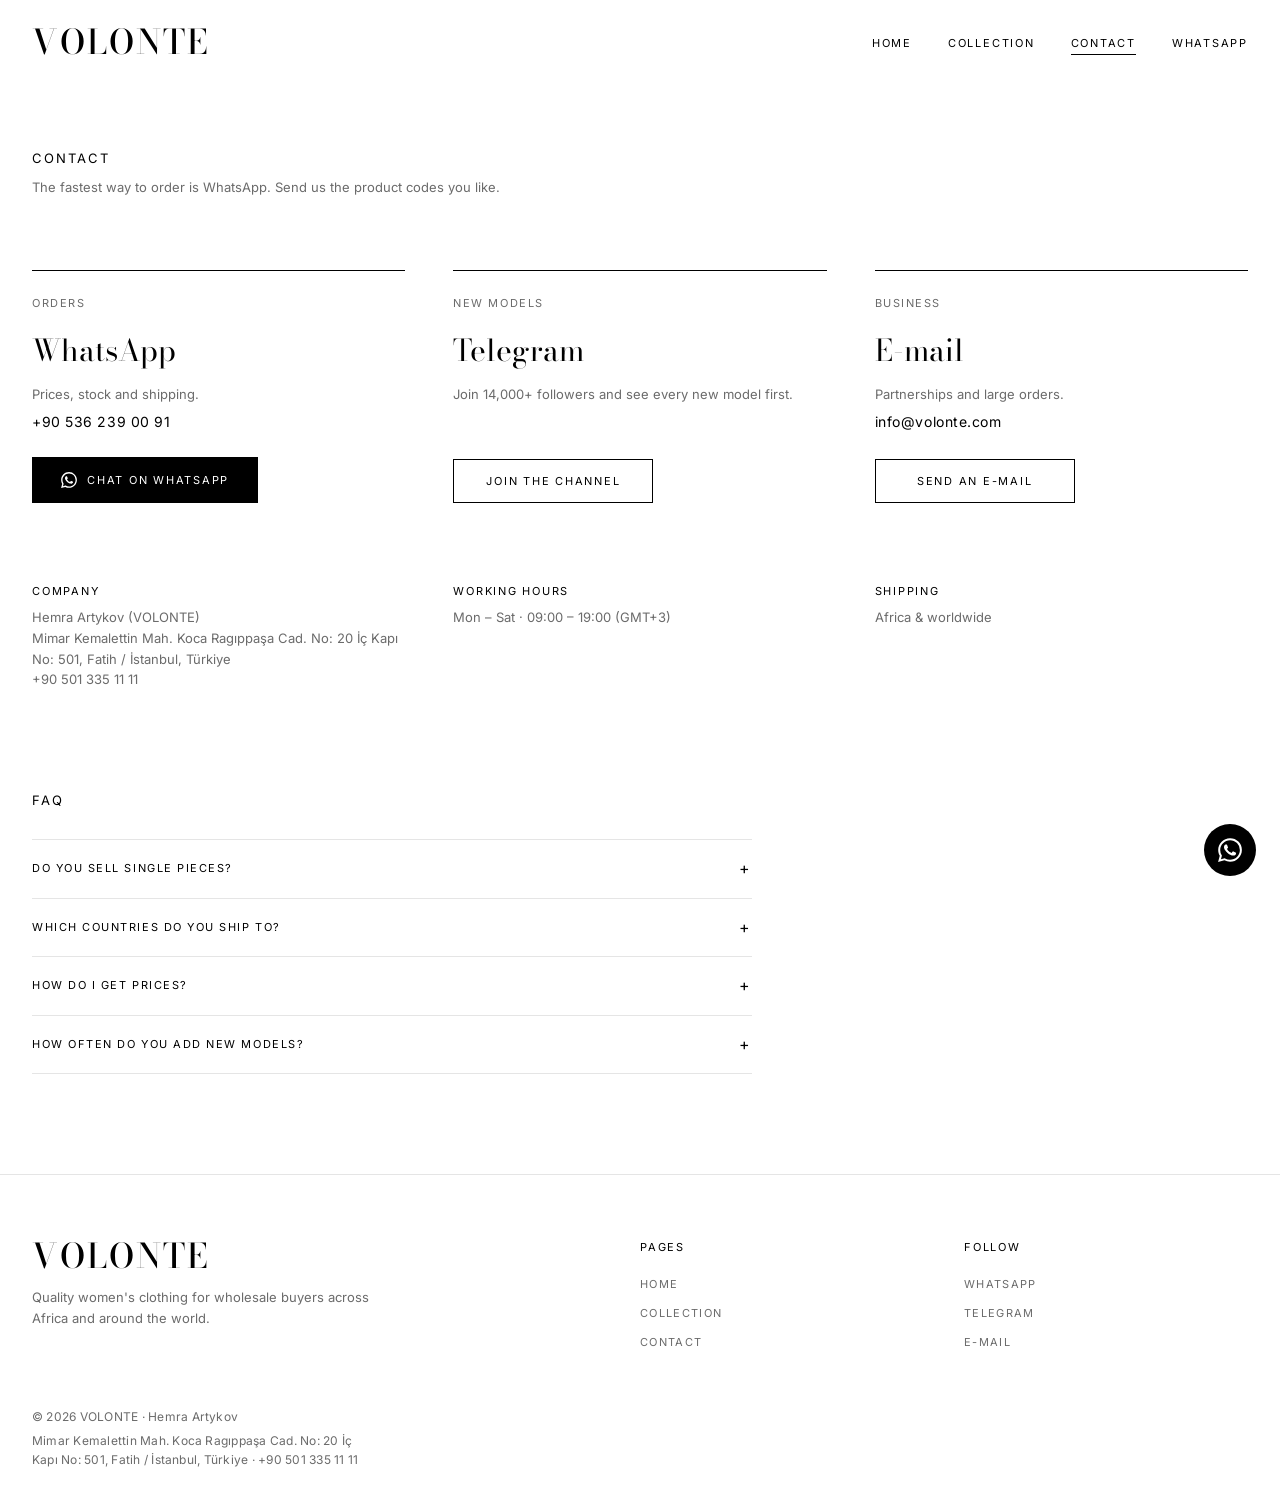
<file: iletisim.html>
<!DOCTYPE html>
<html lang="en">
<head>
  <meta charset="UTF-8">
  <meta name="viewport" content="width=device-width, initial-scale=1.0">
  <title>Contact — VOLONTE</title>
  <meta name="description" content="Contact VOLONTE on WhatsApp, Telegram or e-mail for wholesale orders.">
  <meta name="theme-color" content="#ffffff">
  <link rel="preconnect" href="https://fonts.googleapis.com">
  <link rel="preconnect" href="https://fonts.gstatic.com" crossorigin>
  <link href="https://fonts.googleapis.com/css2?family=Bodoni+Moda:opsz,wght@6..96,400;6..96,500&family=Inter:wght@300;400;500&display=swap" rel="stylesheet">
  <link rel="stylesheet" href="css/style.css">
</head>
<body>
  <header class="site-header">
    <nav class="container nav" aria-label="Main">
      <button class="menu-toggle" type="button" aria-label="Open menu" aria-expanded="false">
        <span></span><span></span><span></span>
      </button>
      <a class="logo" href="index.html">VOLONTE</a>
      <ul class="nav-links">
        <li><a href="index.html">Home</a></li>
        <li><a href="urunler.html">Collection</a></li>
        <li><a href="iletisim.html" aria-current="page">Contact</a></li>
        <li><a href="#" data-wa>WhatsApp</a></li>
      </ul>
    </nav>
  </header>

  <main>
    <section class="page-hero">
      <div class="container">
        <h1>Contact</h1>
        <p>The fastest way to order is WhatsApp. Send us the product codes you like.</p>
      </div>
    </section>

    <section class="section" style="padding-top:48px">
      <div class="container">
        <div class="contact-grid">
          <div class="contact-card">
            <span class="label">Orders</span>
            <h3>WhatsApp</h3>
            <p>Prices, stock and shipping.<br><span class="value" data-wa-numara></span></p>
            <a class="btn" href="#" data-wa><svg viewBox="0 0 24 24" aria-hidden="true"><path d="M17.47 14.38c-.3-.15-1.76-.87-2.03-.97-.27-.1-.47-.15-.67.15-.2.3-.77.97-.94 1.17-.17.2-.35.22-.64.07-.3-.15-1.26-.46-2.4-1.48-.89-.79-1.49-1.77-1.66-2.07-.17-.3-.02-.46.13-.61.13-.13.3-.35.45-.52.15-.17.2-.3.3-.5.1-.2.05-.37-.02-.52-.08-.15-.67-1.61-.92-2.21-.24-.58-.49-.5-.67-.51h-.57c-.2 0-.52.07-.79.37-.27.3-1.04 1.02-1.04 2.48s1.07 2.88 1.21 3.08c.15.2 2.1 3.2 5.08 4.49.71.31 1.26.49 1.69.63.71.23 1.36.2 1.87.12.57-.09 1.76-.72 2.01-1.41.25-.7.25-1.29.17-1.41-.07-.13-.27-.2-.57-.35zM12.04 21.8h-.01a9.8 9.8 0 0 1-5-1.37l-.36-.21-3.72.98 1-3.63-.24-.37a9.8 9.8 0 0 1-1.5-5.23c0-5.42 4.41-9.83 9.84-9.83 2.63 0 5.1 1.03 6.95 2.88a9.77 9.77 0 0 1 2.88 6.96c0 5.42-4.42 9.82-9.84 9.82zm8.37-18.2A11.76 11.76 0 0 0 12.04.13C5.5.13.2 5.43.2 11.95c0 2.09.54 4.12 1.58 5.92L.1 24l6.27-1.64a11.8 11.8 0 0 0 5.66 1.44h.01c6.53 0 11.84-5.3 11.84-11.83 0-3.16-1.23-6.13-3.47-8.37z"/></svg> Chat on WhatsApp</a>
          </div>
          <div class="contact-card">
            <span class="label">New models</span>
            <h3>Telegram</h3>
            <p>Join 14,000+ followers and see every new model first.</p>
            <a class="btn btn-outline" href="#" data-telegram>Join the channel</a>
          </div>
          <div class="contact-card">
            <span class="label">Business</span>
            <h3>E-mail</h3>
            <p>Partnerships and large orders.<br><a class="value" href="#" data-email></a></p>
            <a class="btn btn-outline" href="#" data-email-btn>Send an e-mail</a>
          </div>
        </div>

        <div class="info-list">
          <div><h4>Company</h4><p><span data-resmi-ad></span> (VOLONTE)<br><span data-adres></span><br><a href="#" data-sirket-tel></a></p></div>
          <div><h4>Working hours</h4><p data-saatler></p></div>
          <div><h4>Shipping</h4><p>Africa &amp; worldwide</p></div>
        </div>
      </div>
    </section>

    <section class="section" style="padding-top:0">
      <div class="container">
        <div class="section-head"><h2>FAQ</h2></div>
        <div class="faq">
          <details>
            <summary>Do you sell single pieces?</summary>
            <p>We are a wholesale brand. Models are sold by series (a set of mixed sizes). Message us on WhatsApp for details.</p>
          </details>
          <details>
            <summary>Which countries do you ship to?</summary>
            <p>We ship across Africa and worldwide, including the USA, Canada, Australia and France.</p>
          </details>
          <details>
            <summary>How do I get prices?</summary>
            <p>Tap "Ask price" under any product. The product code is added to your WhatsApp message automatically.</p>
          </details>
          <details>
            <summary>How often do you add new models?</summary>
            <p>New models arrive every week. Follow our Telegram channel to see them first.</p>
          </details>
        </div>
      </div>
    </section>
  </main>

  <footer class="site-footer">
    <div class="container">
      <div class="footer-grid">
        <div>
          <a class="logo" href="index.html">VOLONTE</a>
          <p>Quality women's clothing for wholesale buyers across Africa and around the world.</p>
        </div>
        <div>
          <h4>Pages</h4>
          <ul>
            <li><a href="index.html">Home</a></li>
            <li><a href="urunler.html">Collection</a></li>
            <li><a href="iletisim.html">Contact</a></li>
          </ul>
        </div>
        <div>
          <h4>Follow</h4>
          <ul>
            <li><a href="#" data-wa>WhatsApp</a></li>
            <li><a href="#" data-telegram>Telegram</a></li>
            <li><a href="#" data-email-btn>E-mail</a></li>
          </ul>
        </div>
      </div>
      <div class="footer-bottom">
        <p>© <span data-yil></span> VOLONTE · <span data-resmi-ad></span></p>
        <p><span data-adres></span> · <a href="#" data-sirket-tel></a></p>
      </div>
    </div>
  </footer>

  <a class="wa-float" href="#" data-wa aria-label="Chat on WhatsApp"><svg viewBox="0 0 24 24" aria-hidden="true"><path d="M17.47 14.38c-.3-.15-1.76-.87-2.03-.97-.27-.1-.47-.15-.67.15-.2.3-.77.97-.94 1.17-.17.2-.35.22-.64.07-.3-.15-1.26-.46-2.4-1.48-.89-.79-1.49-1.77-1.66-2.07-.17-.3-.02-.46.13-.61.13-.13.3-.35.45-.52.15-.17.2-.3.3-.5.1-.2.05-.37-.02-.52-.08-.15-.67-1.61-.92-2.21-.24-.58-.49-.5-.67-.51h-.57c-.2 0-.52.07-.79.37-.27.3-1.04 1.02-1.04 2.48s1.07 2.88 1.21 3.08c.15.2 2.1 3.2 5.08 4.49.71.31 1.26.49 1.69.63.71.23 1.36.2 1.87.12.57-.09 1.76-.72 2.01-1.41.25-.7.25-1.29.17-1.41-.07-.13-.27-.2-.57-.35zM12.04 21.8h-.01a9.8 9.8 0 0 1-5-1.37l-.36-.21-3.72.98 1-3.63-.24-.37a9.8 9.8 0 0 1-1.5-5.23c0-5.42 4.41-9.83 9.84-9.83 2.63 0 5.1 1.03 6.95 2.88a9.77 9.77 0 0 1 2.88 6.96c0 5.42-4.42 9.82-9.84 9.82zm8.37-18.2A11.76 11.76 0 0 0 12.04.13C5.5.13.2 5.43.2 11.95c0 2.09.54 4.12 1.58 5.92L.1 24l6.27-1.64a11.8 11.8 0 0 0 5.66 1.44h.01c6.53 0 11.84-5.3 11.84-11.83 0-3.16-1.23-6.13-3.47-8.37z"/></svg></a>

  <script src="js/ayarlar.js"></script>
  <script src="js/urunler.js"></script>
  <script src="js/site.js"></script>
</body>
</html>
</file>
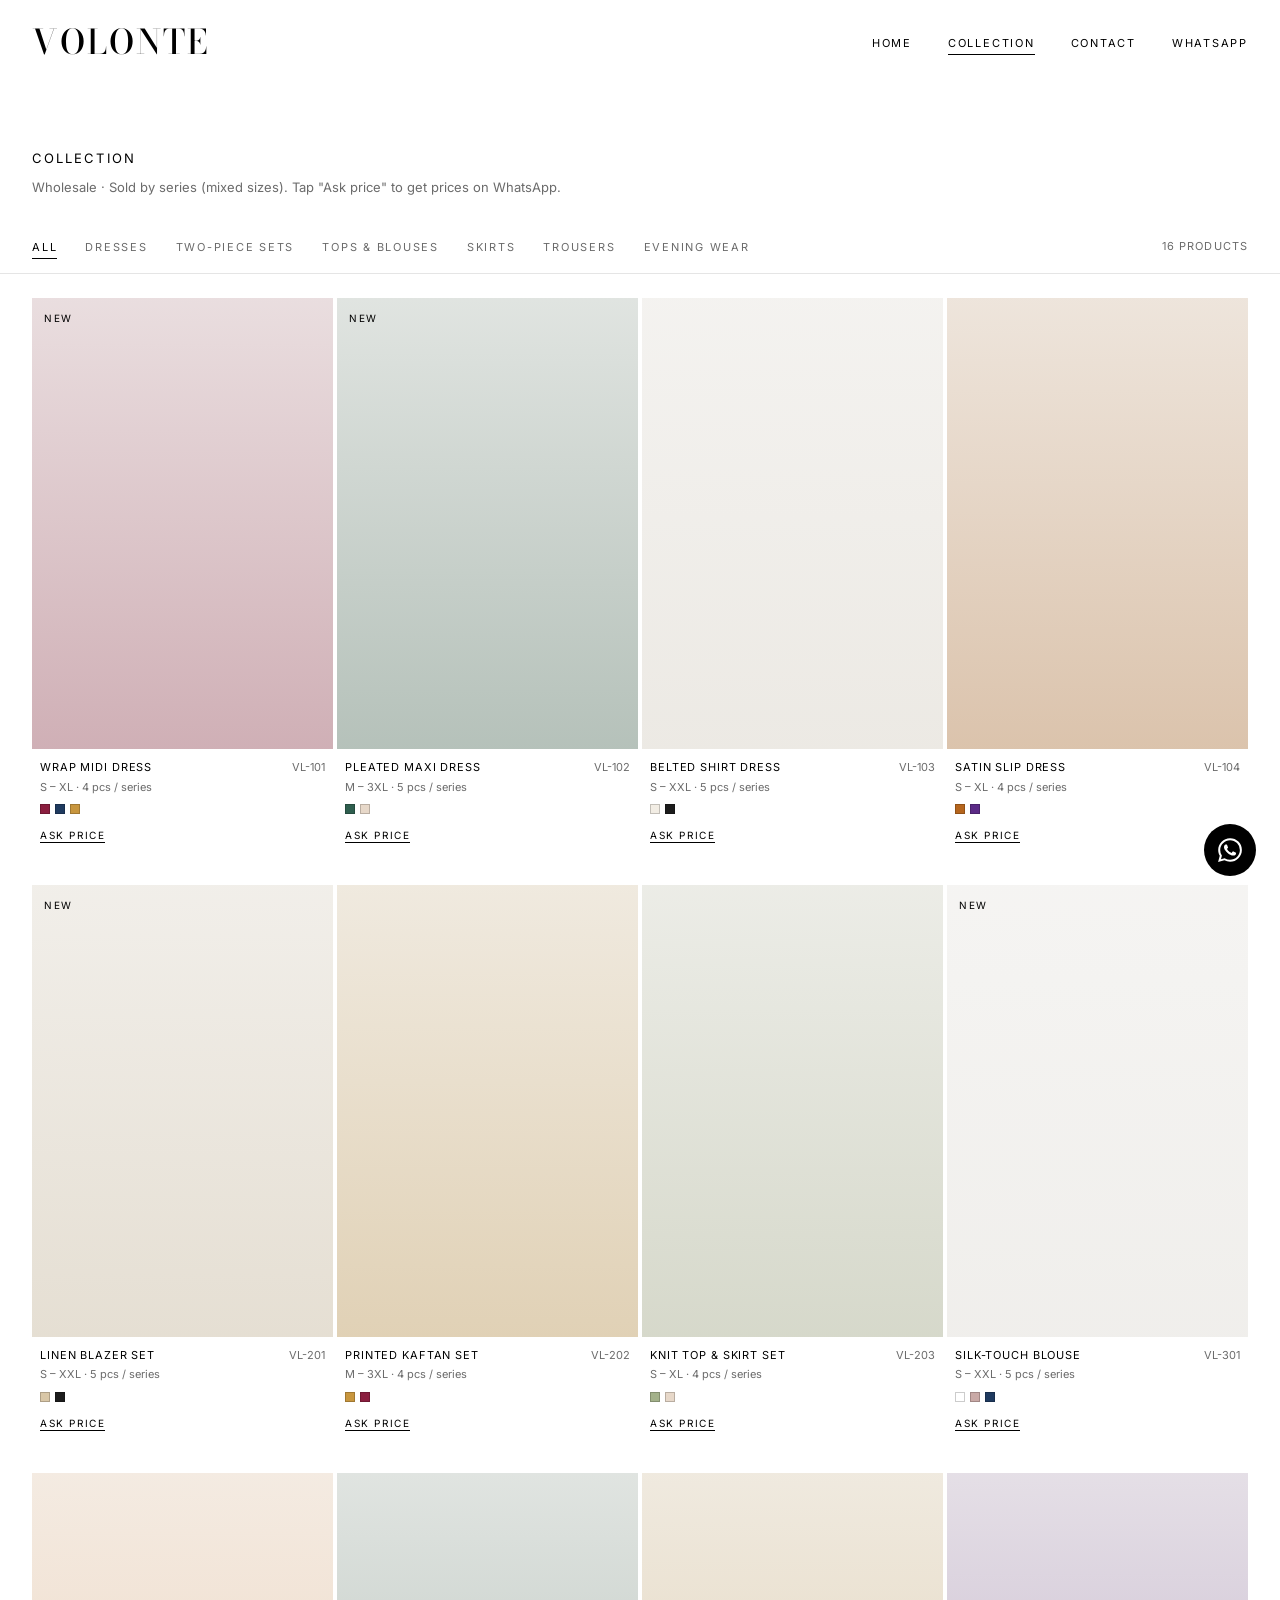
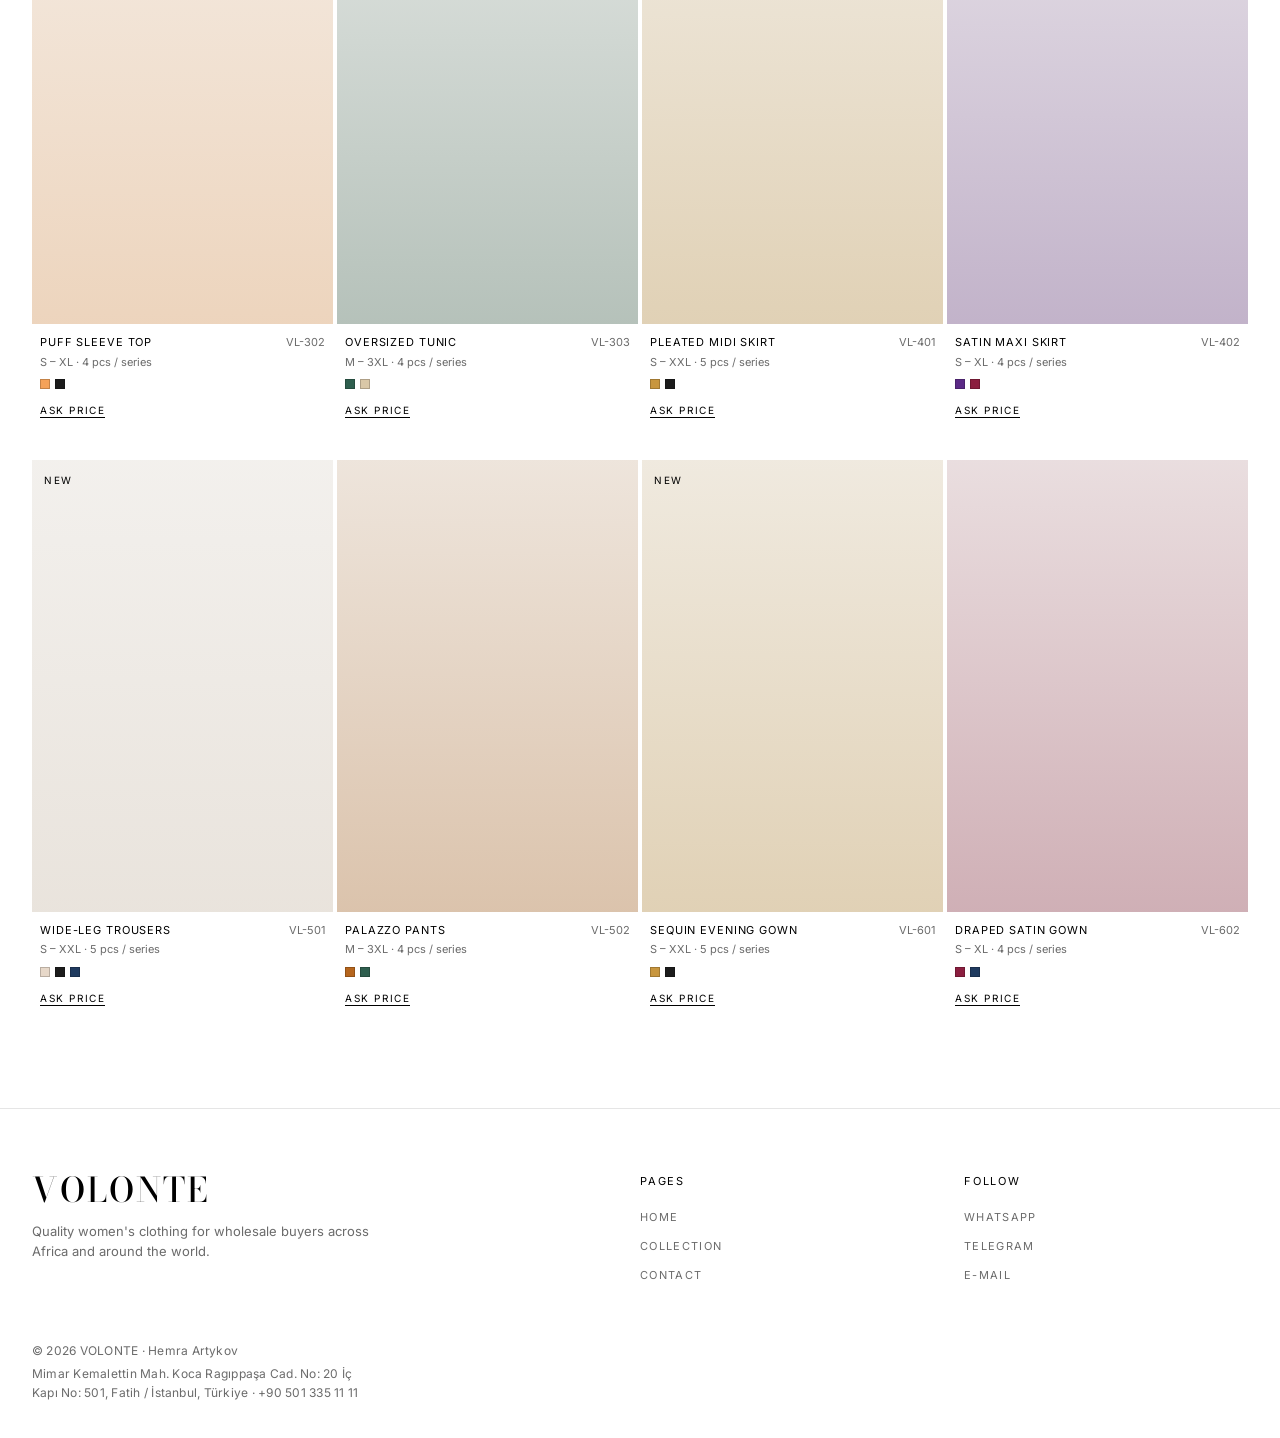
<file: urunler.html>
<!DOCTYPE html>
<html lang="en">
<head>
  <meta charset="UTF-8">
  <meta name="viewport" content="width=device-width, initial-scale=1.0">
  <title>Collection — VOLONTE</title>
  <meta name="description" content="Browse the VOLONTE wholesale collection by category: dresses, sets, tops, skirts, trousers and evening wear.">
  <meta name="theme-color" content="#ffffff">
  <link rel="preconnect" href="https://fonts.googleapis.com">
  <link rel="preconnect" href="https://fonts.gstatic.com" crossorigin>
  <link href="https://fonts.googleapis.com/css2?family=Bodoni+Moda:opsz,wght@6..96,400;6..96,500&family=Inter:wght@300;400;500&display=swap" rel="stylesheet">
  <link rel="stylesheet" href="css/style.css">
</head>
<body>
  <header class="site-header">
    <nav class="container nav" aria-label="Main">
      <button class="menu-toggle" type="button" aria-label="Open menu" aria-expanded="false">
        <span></span><span></span><span></span>
      </button>
      <a class="logo" href="index.html">VOLONTE</a>
      <ul class="nav-links">
        <li><a href="index.html">Home</a></li>
        <li><a href="urunler.html" aria-current="page">Collection</a></li>
        <li><a href="iletisim.html">Contact</a></li>
        <li><a href="#" data-wa>WhatsApp</a></li>
      </ul>
    </nav>
  </header>

  <main>
    <section class="page-hero">
      <div class="container">
        <h1>Collection</h1>
        <p>Wholesale · Sold by series (mixed sizes). Tap "Ask price" to get prices on WhatsApp.</p>
      </div>
    </section>

    <div class="filter-bar">
      <div class="container filter-inner">
        <div class="chips" id="kategori-filtre" role="group" aria-label="Filter by category"></div>
        <span class="count" id="urun-sayisi"></span>
      </div>
    </div>

    <section class="section" style="padding-top:24px">
      <div class="container">
        <div class="product-grid" id="urun-listesi"></div>
      </div>
    </section>
  </main>

  <footer class="site-footer">
    <div class="container">
      <div class="footer-grid">
        <div>
          <a class="logo" href="index.html">VOLONTE</a>
          <p>Quality women's clothing for wholesale buyers across Africa and around the world.</p>
        </div>
        <div>
          <h4>Pages</h4>
          <ul>
            <li><a href="index.html">Home</a></li>
            <li><a href="urunler.html">Collection</a></li>
            <li><a href="iletisim.html">Contact</a></li>
          </ul>
        </div>
        <div>
          <h4>Follow</h4>
          <ul>
            <li><a href="#" data-wa>WhatsApp</a></li>
            <li><a href="#" data-telegram>Telegram</a></li>
            <li><a href="#" data-email-btn>E-mail</a></li>
          </ul>
        </div>
      </div>
      <div class="footer-bottom">
        <p>© <span data-yil></span> VOLONTE · <span data-resmi-ad></span></p>
        <p><span data-adres></span> · <a href="#" data-sirket-tel></a></p>
      </div>
    </div>
  </footer>

  <a class="wa-float" href="#" data-wa aria-label="Chat on WhatsApp"><svg viewBox="0 0 24 24" aria-hidden="true"><path d="M17.47 14.38c-.3-.15-1.76-.87-2.03-.97-.27-.1-.47-.15-.67.15-.2.3-.77.97-.94 1.17-.17.2-.35.22-.64.07-.3-.15-1.26-.46-2.4-1.48-.89-.79-1.49-1.77-1.66-2.07-.17-.3-.02-.46.13-.61.13-.13.3-.35.45-.52.15-.17.2-.3.3-.5.1-.2.05-.37-.02-.52-.08-.15-.67-1.61-.92-2.21-.24-.58-.49-.5-.67-.51h-.57c-.2 0-.52.07-.79.37-.27.3-1.04 1.02-1.04 2.48s1.07 2.88 1.21 3.08c.15.2 2.1 3.2 5.08 4.49.71.31 1.26.49 1.69.63.71.23 1.36.2 1.87.12.57-.09 1.76-.72 2.01-1.41.25-.7.25-1.29.17-1.41-.07-.13-.27-.2-.57-.35zM12.04 21.8h-.01a9.8 9.8 0 0 1-5-1.37l-.36-.21-3.72.98 1-3.63-.24-.37a9.8 9.8 0 0 1-1.5-5.23c0-5.42 4.41-9.83 9.84-9.83 2.63 0 5.1 1.03 6.95 2.88a9.77 9.77 0 0 1 2.88 6.96c0 5.42-4.42 9.82-9.84 9.82zm8.37-18.2A11.76 11.76 0 0 0 12.04.13C5.5.13.2 5.43.2 11.95c0 2.09.54 4.12 1.58 5.92L.1 24l6.27-1.64a11.8 11.8 0 0 0 5.66 1.44h.01c6.53 0 11.84-5.3 11.84-11.83 0-3.16-1.23-6.13-3.47-8.37z"/></svg></a>

  <script src="js/ayarlar.js"></script>
  <script src="js/urunler.js"></script>
  <script src="js/site.js"></script>
</body>
</html>
</file>
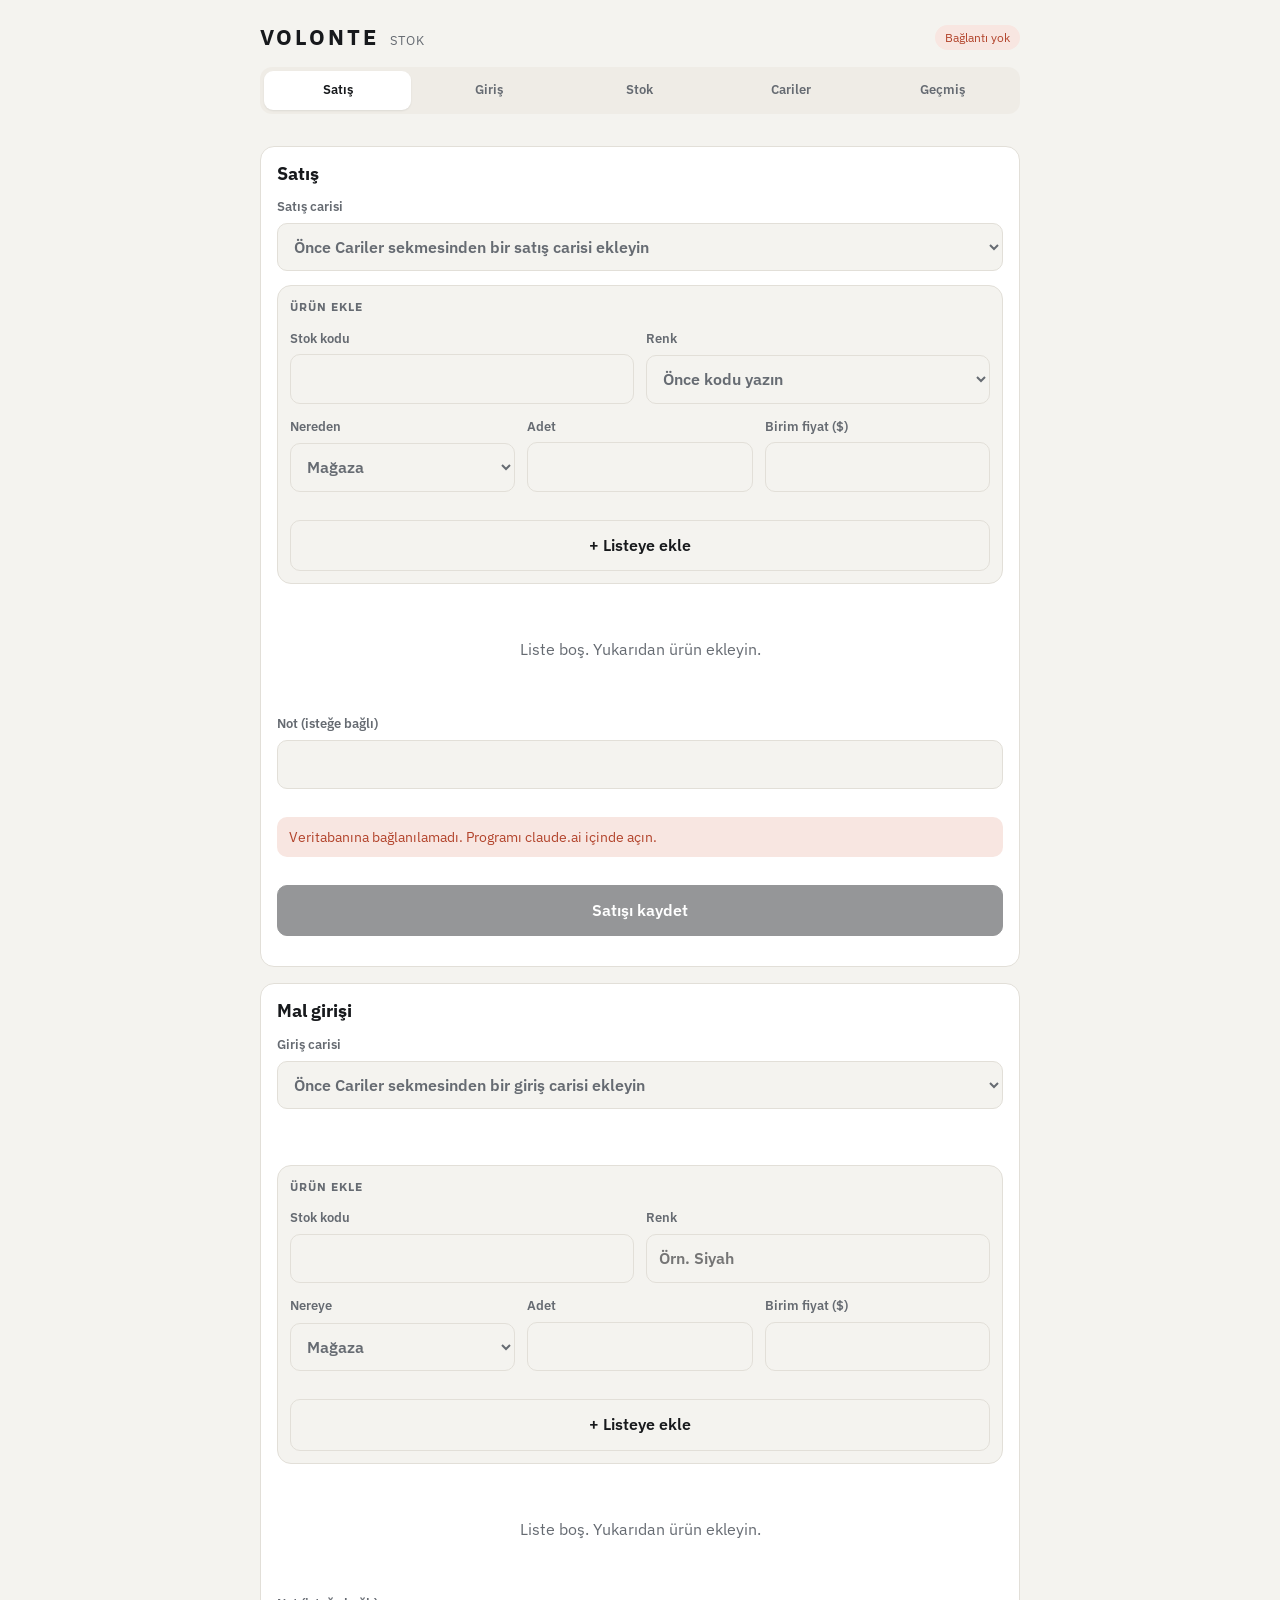
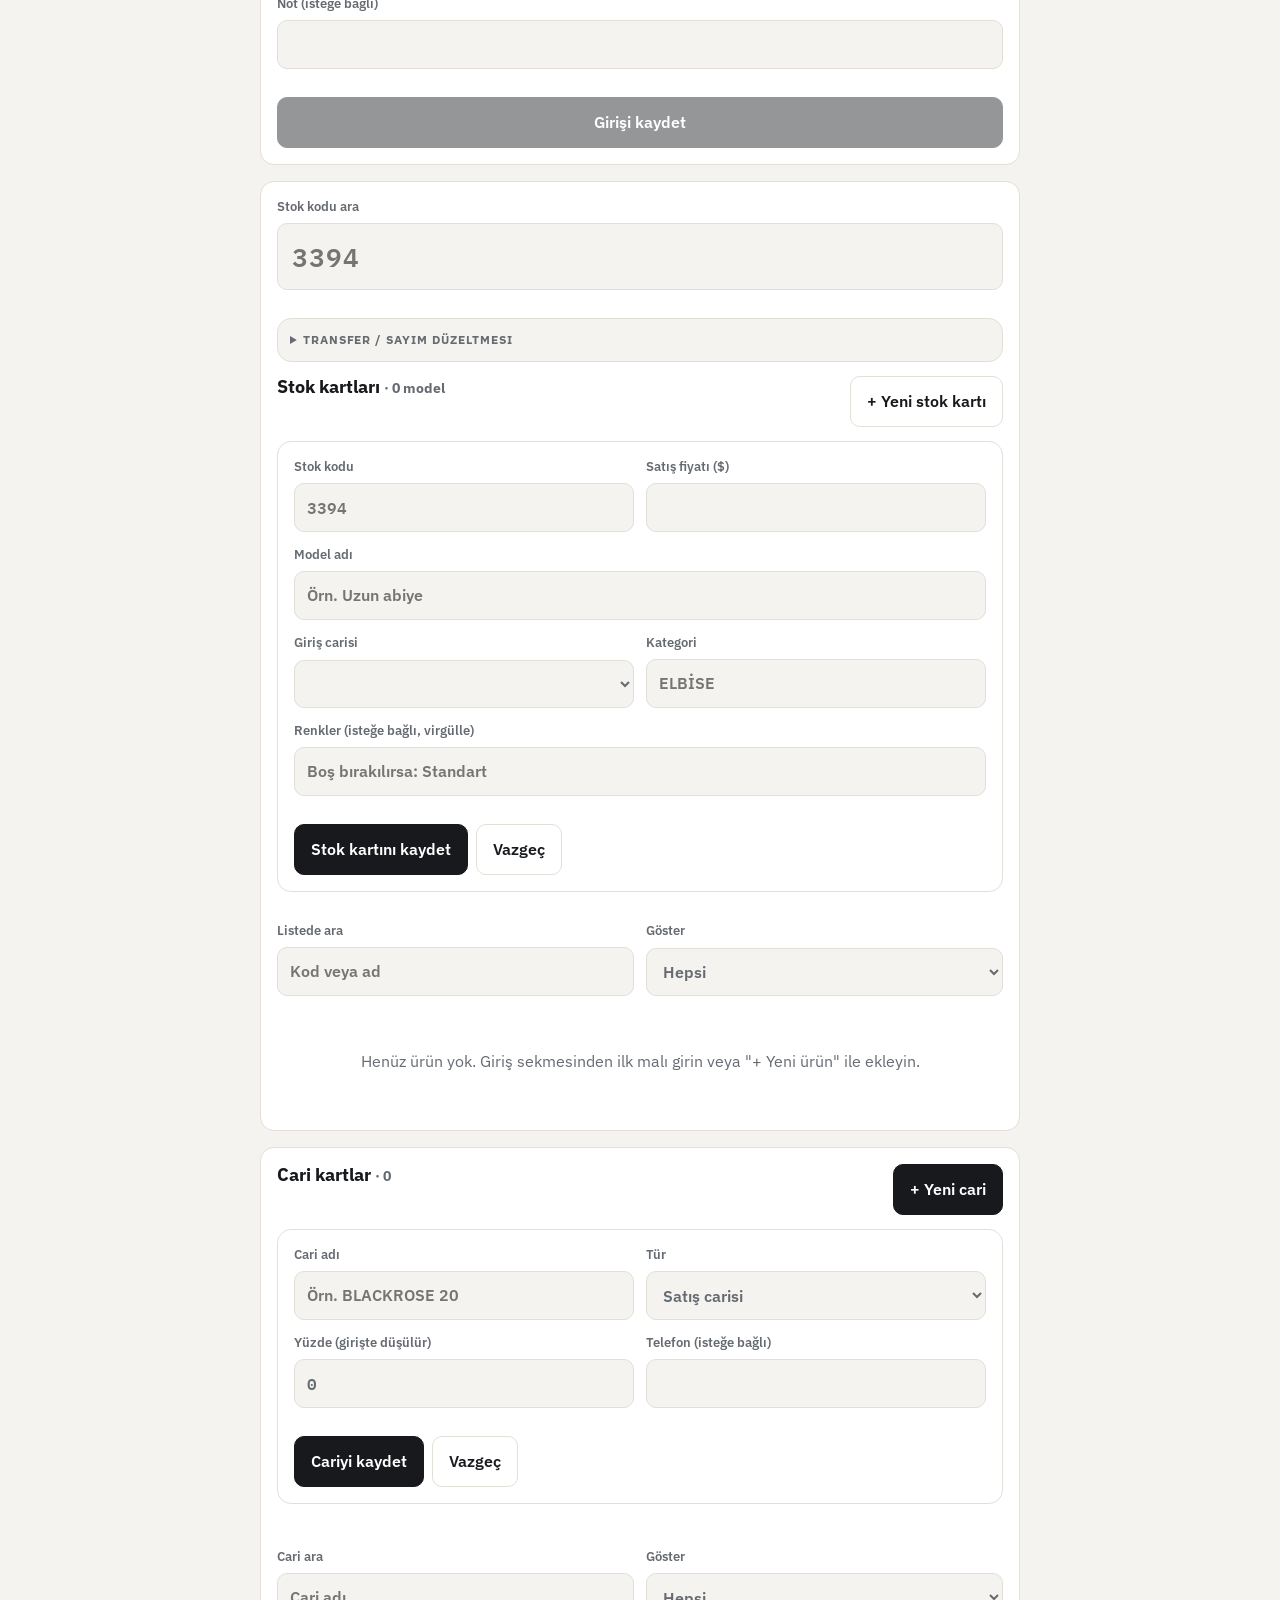
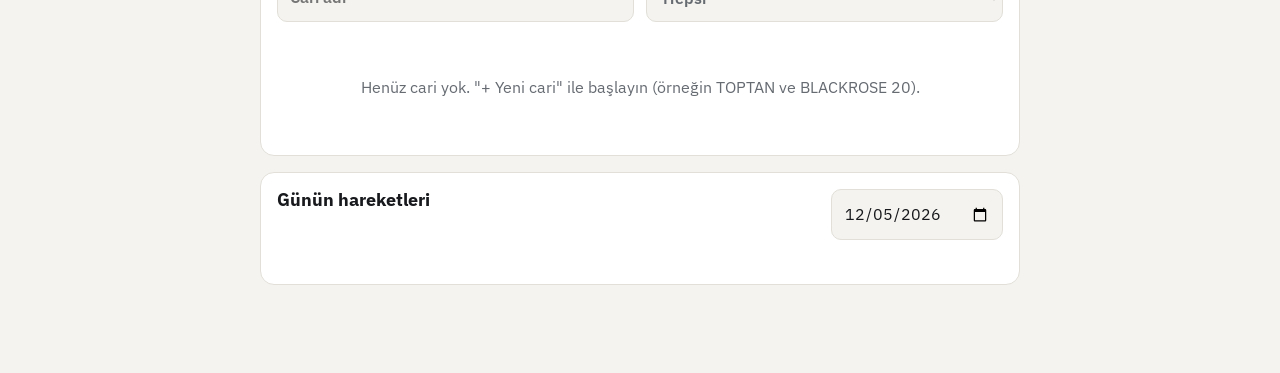
<file: stok-programi/volonte-stok.html>
<title>VOLONTE Stok</title>
<link rel="preconnect" href="https://fonts.googleapis.com">
<link rel="preconnect" href="https://fonts.gstatic.com" crossorigin>
<link rel="stylesheet" href="https://fonts.googleapis.com/css2?family=IBM+Plex+Sans:wght@400;500;600;700&family=IBM+Plex+Mono:wght@500;600&display=swap">
<style>
  :root {
    --bg: #f4f3ef;
    --panel: #ffffff;
    --ink: #17191c;
    --muted: #666b72;
    --line: #e2dfd8;
    --soft: #efece6;
    --accent: #17191c;
    --on-accent: #ffffff;
    --in: #1f7a55;
    --in-soft: #e3f2ea;
    --out: #b2432b;
    --out-soft: #f8e6e1;
    --move: #2f5f9e;
    --move-soft: #e4ecf7;
    --warn: #9a6a00;
    --warn-soft: #fbf0d6;
    --sans: "IBM Plex Sans", "Segoe UI", system-ui, sans-serif;
    --mono: "IBM Plex Mono", ui-monospace, Menlo, monospace;
  }
  @media (prefers-color-scheme: dark) {
    :root:not([data-theme="light"]) {
      color-scheme: dark;
      --bg: #121416; --panel: #1b1e21; --ink: #eceef0; --muted: #9aa1a8; --line: #2c3035; --soft: #23272b;
      --accent: #eceef0; --on-accent: #121416;
      --in: #5cc896; --in-soft: #16392a; --out: #f08a72; --out-soft: #45221b;
      --move: #86b0ea; --move-soft: #1c2b40; --warn: #e4b54a; --warn-soft: #3a2f12;
    }
  }
  :root[data-theme="dark"] {
    color-scheme: dark;
    --bg: #121416; --panel: #1b1e21; --ink: #eceef0; --muted: #9aa1a8; --line: #2c3035; --soft: #23272b;
    --accent: #eceef0; --on-accent: #121416;
    --in: #5cc896; --in-soft: #16392a; --out: #f08a72; --out-soft: #45221b;
    --move: #86b0ea; --move-soft: #1c2b40; --warn: #e4b54a; --warn-soft: #3a2f12;
  }

  body { background: var(--bg); color: var(--ink); font-family: var(--sans); font-size: 16px; line-height: 1.45; }
  .app { max-width: 760px; margin: 0 auto; padding-inline: 16px; padding-block: 16px 80px; display: grid; gap: 16px; }
  h1, h2, h3 { margin: 0; line-height: 1.2; text-wrap: balance; }
  button, input, select, textarea { font: inherit; color: inherit; }
  .mono { font-family: var(--mono); font-variant-numeric: tabular-nums; }

  header.top { display: flex; align-items: center; justify-content: space-between; gap: 12px; }
  .brand { display: flex; align-items: baseline; gap: 10px; }
  .brand h1 { font-size: 22px; letter-spacing: .14em; font-weight: 700; }
  .brand span { font-size: 13px; color: var(--muted); letter-spacing: .06em; text-transform: uppercase; }
  .status { font-size: 12px; padding: 4px 10px; border-radius: 999px; background: var(--soft); color: var(--muted); white-space: nowrap; }
  .status.ok { background: var(--in-soft); color: var(--in); }
  .status.bad { background: var(--out-soft); color: var(--out); }

  nav.tabs { display: grid; grid-template-columns: repeat(5, 1fr); gap: 4px; background: var(--soft); padding: 4px; border-radius: 12px; position: sticky; top: env(safe-area-inset-top, 0px); z-index: 5; }
  nav.tabs button { border: 0; background: transparent; padding: 10px 2px; border-radius: 9px; font-weight: 600; font-size: 13px; color: var(--muted); cursor: pointer; }
  nav.tabs button[aria-selected="true"] { background: var(--panel); color: var(--ink); box-shadow: 0 1px 2px rgba(0,0,0,.08); }

  .panel { background: var(--panel); border: 1px solid var(--line); border-radius: 14px; padding: 16px; display: grid; gap: 14px; }
  label { display: grid; gap: 6px; font-size: 13px; font-weight: 600; color: var(--muted); }
  input, select, textarea { width: 100%; box-sizing: border-box; padding: 12px 12px; border: 1px solid var(--line); border-radius: 10px; background: var(--bg); font-size: 16px; }
  input:focus-visible, select:focus-visible, textarea:focus-visible, button:focus-visible { outline: 2px solid var(--move); outline-offset: 2px; }
  input.big { font-family: var(--mono); font-size: 26px; padding: 14px; letter-spacing: .04em; }
  .row { display: grid; grid-template-columns: 1fr 1fr; gap: 12px; }
  .row3 { display: grid; grid-template-columns: 1fr 1fr 1fr; gap: 12px; }

  .btn { border: 1px solid var(--accent); background: var(--accent); color: var(--on-accent); padding: 13px 16px; border-radius: 10px; font-weight: 600; cursor: pointer; }
  .btn.ghost { background: transparent; color: var(--ink); border-color: var(--line); }
  .btn.danger { background: transparent; color: var(--out); border-color: var(--out); }
  .btn:disabled { opacity: .45; cursor: not-allowed; }
  .actions { display: flex; flex-wrap: wrap; gap: 8px; }

  .seg { display: grid; grid-template-columns: repeat(4, 1fr); gap: 6px; }
  .seg input { position: absolute; opacity: 0; pointer-events: none; }
  .seg label { position: relative; border: 1px solid var(--line); border-radius: 10px; padding: 10px 4px; text-align: center; color: var(--ink); font-size: 14px; cursor: pointer; background: var(--bg); }
  .seg input:checked + span { font-weight: 700; }
  .seg label:has(input:checked) { border-color: var(--c); background: var(--cs); color: var(--c); }
  .seg label:has(input:focus-visible) { outline: 2px solid var(--move); outline-offset: 2px; }

  .card-head { display: flex; justify-content: space-between; align-items: start; gap: 12px; flex-wrap: wrap; }
  .code { font-family: var(--mono); font-size: 28px; font-weight: 600; }
  .price { font-family: var(--mono); font-size: 22px; font-weight: 600; }
  .sub { color: var(--muted); font-size: 14px; }

  .tablewrap { overflow-x: auto; }
  table { width: 100%; border-collapse: collapse; font-size: 15px; }
  th, td { padding: 9px 8px; text-align: left; border-bottom: 1px solid var(--line); }
  th { font-size: 12px; color: var(--muted); font-weight: 600; text-transform: uppercase; letter-spacing: .05em; }
  td.n, th.n { text-align: right; font-family: var(--mono); font-variant-numeric: tabular-nums; }
  tr.total td { font-weight: 700; border-bottom: 0; }

  .pill { display: inline-block; font-size: 12px; font-weight: 600; padding: 2px 8px; border-radius: 999px; }
  .pill.zero { background: var(--out-soft); color: var(--out); }
  .pill.low { background: var(--warn-soft); color: var(--warn); }

  .list { display: grid; gap: 0; }
  .item { display: grid; grid-template-columns: auto 1fr auto; gap: 12px; align-items: center; padding: 12px 4px; border-bottom: 1px solid var(--line); cursor: pointer; background: none; border-left: 0; border-right: 0; border-top: 0; text-align: left; width: 100%; }
  .item:hover { background: var(--soft); }
  .item .k { font-family: var(--mono); font-weight: 600; min-width: 64px; }
  .item .t { font-family: var(--mono); font-variant-numeric: tabular-nums; text-align: right; }
  .item .t small { display: block; color: var(--muted); font-size: 11px; font-family: var(--sans); }

  .log { display: grid; }
  .log div { display: grid; grid-template-columns: 52px 1fr auto; gap: 10px; padding: 10px 2px; border-bottom: 1px solid var(--line); font-size: 15px; align-items: baseline; }
  .tag { font-size: 12px; font-weight: 700; padding: 2px 8px; border-radius: 6px; }
  .tag.giris { background: var(--in-soft); color: var(--in); }
  .tag.satis { background: var(--out-soft); color: var(--out); }
  .tag.transfer { background: var(--move-soft); color: var(--move); }
  .tag.sayim { background: var(--warn-soft); color: var(--warn); }

  .bakiye { font-family: var(--mono); font-weight: 600; font-variant-numeric: tabular-nums; }
  .bakiye.pos { color: var(--move); }
  .bakiye.neg { color: var(--warn); }
  .bakiye small { display: block; font-family: var(--sans); font-weight: 500; font-size: 11px; color: var(--muted); text-align: right; }
  .detay { background: var(--bg); }
  #cari-detay { scroll-margin-top: 72px; }
  .tag.tahsilat { background: var(--in-soft); color: var(--in); }
  .tag.odeme, .tag.alis { background: var(--move-soft); color: var(--move); }
  .tag.acilis { background: var(--soft); color: var(--muted); }
  .empty { color: var(--muted); text-align: center; padding: 24px 8px; }
  .msg { padding: 10px 12px; border-radius: 10px; font-size: 14px; }
  .msg.err { background: var(--out-soft); color: var(--out); }
  .msg.ok { background: var(--in-soft); color: var(--in); }
  .msg.info { background: var(--soft); color: var(--muted); }

  #toast { position: fixed; left: 50%; bottom: calc(20px + env(safe-area-inset-bottom, 0px)); transform: translateX(-50%); background: var(--accent); color: var(--on-accent); padding: 12px 18px; border-radius: 12px; font-size: 15px; max-width: calc(100% - 32px); z-index: 20; box-shadow: 0 6px 24px rgba(0,0,0,.2); }

  @media (max-width: 520px) {
    .row3 { grid-template-columns: 1fr 1fr; }
    .code { font-size: 24px; }
  }
  .sec { font-size: 12px; font-weight: 700; letter-spacing: .08em; text-transform: uppercase; color: var(--muted); }
  .xbtn { border: 0; background: none; color: var(--out); font-size: 20px; line-height: 1; cursor: pointer; padding: 2px 6px; }
  .ozet { display: grid; gap: 4px; font-size: 15px; }
  .ozet div { display: flex; justify-content: space-between; gap: 12px; }
  .ozet .son { font-weight: 700; font-size: 18px; border-top: 1px solid var(--line); padding-top: 6px; }
  .ozet span:last-child { font-family: var(--mono); font-variant-numeric: tabular-nums; }
  .yuzde { display: inline-block; font-family: var(--mono); font-size: 12px; font-weight: 600; padding: 1px 7px; border-radius: 6px; background: var(--move-soft); color: var(--move); }
  .tag.stokgiris { background: var(--in-soft); color: var(--in); }
  @media (max-width: 520px) { .row.m1 { grid-template-columns: 1fr; } }
  .fis { background: #fff; color: #111; border: 1px dashed #999; border-radius: 6px; padding: 16px; font-family: var(--mono); font-size: 13px; display: grid; gap: 8px; max-width: 380px; width: 100%; box-sizing: border-box; justify-self: center; }
  .fis h3 { font-family: var(--sans); text-align: center; letter-spacing: .2em; font-size: 20px; margin: 0; }
  .fis .c { text-align: center; }
  .fis table { font-size: 12px; }
  .fis th, .fis td { padding: 4px 2px; border-bottom: 1px dotted #bbb; color: #111; }
  .fis .t { display: flex; justify-content: space-between; gap: 8px; }
  .fis .b { font-weight: 700; font-size: 15px; border-top: 1px solid #111; padding-top: 6px; }
  .fisbtn { font-size: 12px; padding: 2px 8px; border: 1px solid var(--line); border-radius: 6px; background: var(--panel); cursor: pointer; margin-left: 6px; }
</style>

<div class="app">
  <header class="top">
    <div class="brand"><h1>VOLONTE</h1><span>Stok</span></div>
    <span class="status" id="durum">Bağlanıyor…</span>
  </header>

  <nav class="tabs" role="tablist">
    <button role="tab" aria-selected="true" data-tab="satis">Satış</button>
    <button role="tab" aria-selected="false" data-tab="giris">Giriş</button>
    <button role="tab" aria-selected="false" data-tab="stok">Stok</button>
    <button role="tab" aria-selected="false" data-tab="cariler">Cariler</button>
    <button role="tab" aria-selected="false" data-tab="gecmis">Geçmiş</button>
  </nav>

  <div id="aktarim"></div>

  <!-- SATIŞ -->
  <section id="p-satis" class="panel" role="tabpanel">
    <h2 style="font-size:18px">Satış</h2>
    <label for="s-cari">Satış carisi<select id="s-cari"></select></label>
    <div class="panel" style="padding:12px;background:var(--bg)">
      <span class="sec">Ürün ekle</span>
      <div class="row">
        <label for="s-kod">Stok kodu<input id="s-kod" class="mono" list="kodlar" autocomplete="off"></label>
        <label for="s-renk">Renk<select id="s-renk"><option value="">Önce kodu yazın</option></select></label>
      </div>
      <div class="row3">
        <label for="s-yer">Nereden<select id="s-yer"><option value="magaza">Mağaza</option><option value="fabrika">Fabrika</option></select></label>
        <label for="s-adet">Adet<input id="s-adet" class="mono" type="number" inputmode="numeric" min="1" step="1"></label>
        <label for="s-fiyat">Birim fiyat ($)<input id="s-fiyat" class="mono" type="number" inputmode="decimal" min="0" step="0.01"></label>
      </div>
      <div id="s-uyari"></div>
      <button class="btn ghost" type="button" id="s-ekle">+ Listeye ekle</button>
    </div>
    <div id="s-liste"></div>
    <label for="s-not">Not (isteğe bağlı)<input id="s-not" autocomplete="off"></label>
    <div id="s-mesaj"></div>
    <button class="btn" type="button" id="s-kaydet" disabled>Satışı kaydet</button>
    <div id="s-fis"></div>
  </section>

  <!-- GİRİŞ -->
  <section id="p-giris" class="panel" role="tabpanel" hidden>
    <h2 style="font-size:18px">Mal girişi</h2>
    <label for="g-cari">Giriş carisi<select id="g-cari"></select></label>
    <p class="sub" id="g-cari-bilgi"></p>
    <div class="panel" style="padding:12px;background:var(--bg)">
      <span class="sec">Ürün ekle</span>
      <div class="row">
        <label for="g-kod">Stok kodu<input id="g-kod" class="mono" list="kodlar" autocomplete="off"></label>
        <label for="g-renk">Renk<input id="g-renk" list="g-renkler" autocomplete="off" placeholder="Örn. Siyah"></label>
      </div>
      <datalist id="g-renkler"></datalist>
      <div class="row3">
        <label for="g-yer">Nereye<select id="g-yer"><option value="magaza">Mağaza</option><option value="fabrika">Fabrika</option></select></label>
        <label for="g-adet">Adet<input id="g-adet" class="mono" type="number" inputmode="numeric" min="1" step="1"></label>
        <label for="g-fiyat">Birim fiyat ($)<input id="g-fiyat" class="mono" type="number" inputmode="decimal" min="0" step="0.01"></label>
      </div>
      <div id="g-uyari"></div>
      <button class="btn ghost" type="button" id="g-ekle">+ Listeye ekle</button>
    </div>
    <div id="g-liste"></div>
    <label for="g-not">Not (isteğe bağlı)<input id="g-not" autocomplete="off"></label>
    <div id="g-mesaj"></div>
    <button class="btn" type="button" id="g-kaydet" disabled>Girişi kaydet</button>
  </section>

  <!-- STOK -->
  <section id="p-stok" class="panel" role="tabpanel" hidden>
    <label for="ara-kod">Stok kodu ara
      <input id="ara-kod" class="big" autocomplete="off" placeholder="3394" list="kodlar">
    </label>
    <div id="ara-sonuc"></div>

    <details class="panel" style="padding:12px;background:var(--bg)">
      <summary class="sec" style="cursor:pointer">Transfer / Sayım düzeltmesi</summary>
      <form id="f-duz" class="panel" style="padding:12px 0 0;border:0;background:none" autocomplete="off">
        <div class="row">
          <label for="d-tip">İşlem<select id="d-tip"><option value="transfer">Transfer (Fabrika → Mağaza)</option><option value="sayim">Sayım (doğru sayıyı yaz)</option></select></label>
          <label for="d-yer" id="d-yer-kutu" hidden>Yer<select id="d-yer"><option value="magaza">Mağaza</option><option value="fabrika">Fabrika</option></select></label>
        </div>
        <div class="row3">
          <label for="d-kod">Stok kodu<input id="d-kod" class="mono" list="kodlar"></label>
          <label for="d-renk">Renk<select id="d-renk"><option value="">Kod yazın</option></select></label>
          <label for="d-adet"><span id="d-adet-etiket">Adet</span><input id="d-adet" class="mono" type="number" inputmode="numeric" min="0" step="1"></label>
        </div>
        <div id="d-mesaj"></div>
        <button class="btn" type="submit">Kaydet</button>
      </form>
    </details>

    <div class="card-head">
      <h2 style="font-size:18px">Stok kartları <span class="sub" id="urun-sayisi"></span></h2>
      <button class="btn ghost" type="button" id="yeni-ac">+ Yeni stok kartı</button>
    </div>
    <form id="f-yeni" class="panel" hidden autocomplete="off">
      <div class="row">
        <label for="y-kod">Stok kodu<input id="y-kod" class="mono" required placeholder="3394"></label>
        <label for="y-fiyat">Satış fiyatı ($)<input id="y-fiyat" class="mono" type="number" inputmode="decimal" min="0" step="0.01"></label>
      </div>
      <label for="y-ad">Model adı<input id="y-ad" placeholder="Örn. Uzun abiye"></label>
      <div class="row">
        <label for="y-ted">Giriş carisi<select id="y-ted"></select></label>
        <label for="y-kat">Kategori<input id="y-kat" placeholder="ELBİSE"></label>
      </div>
      <label for="y-renkler">Renkler (isteğe bağlı, virgülle)<input id="y-renkler" placeholder="Boş bırakılırsa: Standart"></label>
      <div id="y-mesaj"></div>
      <div class="actions"><button class="btn" type="submit">Stok kartını kaydet</button><button class="btn ghost" type="button" id="yeni-kapat">Vazgeç</button></div>
    </form>
    <div class="row">
      <label for="liste-ara">Listede ara<input id="liste-ara" placeholder="Kod veya ad"></label>
      <label for="liste-filtre">Göster<select id="liste-filtre"><option value="hepsi">Hepsi</option><option value="tukenen">Tükenenler</option><option value="az">Azalanlar</option></select></label>
    </div>
    <div class="list" id="liste"></div>
  </section>

  <!-- CARİLER -->
  <section id="p-cariler" class="panel" role="tabpanel" hidden>
    <div class="card-head">
      <h2 style="font-size:18px">Cari kartlar <span class="sub" id="cari-sayisi"></span></h2>
      <button class="btn" type="button" id="cari-yeni-ac">+ Yeni cari</button>
    </div>
    <form id="f-cari" class="panel" hidden autocomplete="off">
      <div class="row m1">
        <label for="c-ad">Cari adı<input id="c-ad" required placeholder="Örn. BLACKROSE 20"></label>
        <label for="c-tur">Tür<select id="c-tur"><option value="satis">Satış carisi</option><option value="giris">Giriş carisi</option><option value="gider">Gider hesabı</option></select></label>
      </div>
      <div class="row">
        <label for="c-yuzde" id="c-yuzde-kutu" hidden>Yüzde (girişte düşülür)<input id="c-yuzde" class="mono" type="number" inputmode="numeric" min="0" max="100" step="1" value="0"></label>
        <label for="c-tel">Telefon (isteğe bağlı)<input id="c-tel" inputmode="tel"></label>
      </div>
      <div id="c-mesaj"></div>
      <div class="actions"><button class="btn" type="submit">Cariyi kaydet</button><button class="btn ghost" type="button" id="cari-yeni-kapat">Vazgeç</button></div>
    </form>
    <div id="cari-detay"></div>
    <div class="row">
      <label for="cari-ara">Cari ara<input id="cari-ara" placeholder="Cari adı"></label>
      <label for="cari-filtre">Göster<select id="cari-filtre"><option value="hepsi">Hepsi</option><option value="satis">Satış carileri</option><option value="giris">Giriş carileri</option><option value="gider">Gider hesapları</option><option value="A">(A) Alacaklılar · biz ödeyeceğiz</option><option value="B">(B) Borçlular · bize ödeyecek</option></select></label>
    </div>
    <div class="list" id="cari-liste"></div>
  </section>

  <!-- GEÇMİŞ -->
  <section id="p-gecmis" class="panel" role="tabpanel" hidden>
    <div class="card-head">
      <h2 style="font-size:18px">Günün hareketleri</h2>
      <input id="gc-tarih" type="date" style="width:auto">
    </div>
    <div id="gc-ozet" class="sub"></div>
    <div class="log" id="gc-liste"></div>
  </section>

  <datalist id="kodlar"></datalist>
</div>
<div id="toast" hidden></div>

<script>
(function () {
  const $ = id => document.getElementById(id);
  const esc = s => String(s ?? "").replace(/[&<>"']/g, c => ({ "&": "&amp;", "<": "&lt;", ">": "&gt;", '"': "&quot;", "'": "&#39;" }[c]));
  const num = n => Number(n || 0).toLocaleString("tr-TR");
  const para = n => "$" + Number(n || 0).toLocaleString("tr-TR", { minimumFractionDigits: 2, maximumFractionDigits: 2 });
  const yuvarla = n => Math.round(Number(n || 0) * 100) / 100;
  const bugun = () => { const d = new Date(); return d.getFullYear() + "-" + String(d.getMonth() + 1).padStart(2, "0") + "-" + String(d.getDate()).padStart(2, "0"); };
  const saat = () => new Date().toLocaleTimeString("tr-TR", { hour: "2-digit", minute: "2-digit" });
  const KOD_RE = /^[0-9A-Za-zÇĞİÖŞÜçğıöşü][0-9A-Za-zÇĞİÖŞÜçğıöşü _.\-]{0,39}$/;
  const STANDART = "Standart";
  const normKod = s => String(s || "").trim().replace(/\s+/g, " ").toLocaleUpperCase("tr");
  const TRH = { "Ç": "C", "Ğ": "G", "İ": "I", "Ö": "O", "Ş": "S", "Ü": "U" };
  const kodId = k => normKod(k).replace(/[ÇĞİÖŞÜ]/g, c => TRH[c]).replace(/ /g, "_").replace(/[^A-Z0-9_.\-]/g, "-");
  // "3394" yazınca tek eşleşen "3394 B 20" kartını bulur
  function urunBul(girilen) {
    const k = normKod(girilen); if (!k) return null;
    if (urunler.has(k)) return urunler.get(k);
    const bos = k.replace(/ /g, "");
    const aday = [...urunler.values()].filter(u => u.kod.replace(/ /g, "") === bos || u.kod.startsWith(k + " "));
    return aday.length === 1 ? aday[0] : null;
  }
  function adaylar(girilen) { const k = normKod(girilen); return k ? [...urunler.values()].filter(u => u.kod.startsWith(k + " ")).map(u => u.kod) : []; }
  const docU = u => db.doc("urunler/" + (u._id || kodId(u.kod)));
  const cariAdId = ad => [...cariler.entries()].find(([, c]) => c.ad === ad)?.[0];
  const YER = { magaza: "Mağaza", fabrika: "Fabrika" };
  const TUR = { satis: "Satış carisi", giris: "Giriş carisi", gider: "Gider hesabı" };
  // Cari bakiyesi Vegawin'deki gibi carinin tarafından tutulur:
  //   pozitif = (A) cari alacaklı  → mal girişi ekler, ödeme düşer
  //   negatif = (B) cari borçlu    → satış ekler, tahsilat düşer
  const CTIP = {
    satis:    { ad: "Satış",           isaret: -1 },
    giris:    { ad: "Mal girişi",      isaret: +1 },
    tahsilat: { ad: "Tahsilat",        isaret: +1, aciklama: "Cariden para aldık. Bize olan borcu (B) azalır." },
    odeme:    { ad: "Ödeme",           isaret: -1, aciklama: "Cariye para ödedik. Bizim ona borcumuz (A) azalır." },
    acilis:   { ad: "Açılış bakiyesi", isaret: 0,  aciklama: "Vegawin'deki bakiyeyi bir kez girin." }
  };
  const AZ_ESIK = 3;

  let db = null;
  const urunler = new Map();
  const cariler = new Map();

  let toastTimer;
  function toast(t) { const el = $("toast"); el.textContent = t; el.hidden = false; clearTimeout(toastTimer); toastTimer = setTimeout(() => { el.hidden = true; }, 3500); }
  function durum(t, cls) { const el = $("durum"); el.textContent = t; el.className = "status " + (cls || ""); }
  const msg = (id, t, cls) => { $(id).innerHTML = t ? '<p class="msg ' + (cls || "err") + '">' + esc(t) + "</p>" : ""; };
  function hata(e) { return e && e.code === "quota_exceeded" ? "Veritabanı dolu. Claude'a haber verin." : "Kaydedilemedi (" + (e?.code || "hata") + "). İnternet bağlantınızı kontrol edip tekrar deneyin."; }
  function renkler(u) { return Object.keys(u?.renkler || {}).sort((a, b) => a.localeCompare(b, "tr")); }
  function stok(u, r) { const s = u?.renkler?.[r] || {}; return { magaza: Number(s.magaza || 0), fabrika: Number(s.fabrika || 0) }; }
  function toplam(u) { return renkler(u).reduce((t, r) => { const s = stok(u, r); t.magaza += s.magaza; t.fabrika += s.fabrika; return t; }, { magaza: 0, fabrika: 0 }); }
  function bakiye(c) { return yuvarla((c.hareketler || []).reduce((t, x) => t + Number(x.etki || 0), 0)); }
  function bakiyeHtml(b) {
    if (Math.abs(b) < 0.005) return '<span class="bakiye">' + para(0) + "<small>Kapalı</small></span>";
    return b > 0 ? '<span class="bakiye pos">' + para(b) + " (A)<small>Alacaklı · biz ödeyeceğiz</small></span>" : '<span class="bakiye neg">' + para(-b) + " (B)<small>Borçlu · bize ödeyecek</small></span>";
  }

  let kuyruk = Promise.resolve();
  const sirayla = fn => (kuyruk = kuyruk.then(fn, fn));

  // ---------- Sekmeler ----------
  const SEKMELER = ["satis", "giris", "stok", "cariler", "gecmis"];
  document.querySelectorAll("nav.tabs button").forEach(b => b.addEventListener("click", () => sekme(b.dataset.tab)));
  function sekme(ad) {
    document.querySelectorAll("nav.tabs button").forEach(b => b.setAttribute("aria-selected", String(b.dataset.tab === ad)));
    SEKMELER.forEach(p => { $("p-" + p).hidden = p !== ad; });
    if (ad === "gecmis") gecmisYukle();
  }

  // ---------- Ortak: günlüğe ve cariye yazma ----------
  async function gunlugeEkle(kayitlar) {
    const ref = db.doc("gunluk/" + bugun());
    const g = await ref.get();
    const liste = g.exists ? (g.data().kayitlar || []).slice() : [];
    liste.push(...kayitlar);
    await ref.set({ tarih: bugun(), kayitlar: liste });
  }
  async function cariHareketEkle(id, x) {
    const ref = db.doc("cariler/" + id);
    const g = await ref.get();
    if (!g.exists) throw { code: "cari_yok" };
    const list = (g.data().hareketler || []).slice();
    list.push({ zaman: new Date().toISOString(), tarih: bugun(), ...x });
    await ref.update({ hareketler: list, guncelleme: new Date().toISOString() });
  }
  function cariSecenekleri(sel, tur) {
    const onceki = sel.value;
    const arr = [...cariler.entries()].filter(([, c]) => c.tur === tur).sort((a, b) => String(a[1].ad).localeCompare(String(b[1].ad), "tr"));
    sel.innerHTML = arr.length
      ? '<option value="">Cari seçin</option>' + arr.map(([id, c]) => '<option value="' + esc(id) + '">' + esc(c.ad) + (tur === "giris" ? " · %" + num(c.yuzde || 0) : "") + "</option>").join("")
      : '<option value="">Önce Cariler sekmesinden ' + (tur === "giris" ? "bir giriş carisi" : "bir satış carisi") + " ekleyin</option>";
    if (cariler.has(onceki)) sel.value = onceki;
  }

  // ---------- Satış fişi ----------
  const bakYazi = b => Math.abs(b) < 0.005 ? para(0) : b > 0 ? para(b) + " (A)" : para(-b) + " (B)";
  function fisHtml(f) {
    const t = new Date(f.zaman);
    const adet = f.kalemler.reduce((s, x) => s + x.adet, 0);
    return '<div class="fis"><h3>VOLONTE</h3><div class="c">Laleli · İstanbul</div>' +
      '<div class="t"><span>Fiş no</span><span>' + esc(f.no) + '</span></div>' +
      '<div class="t"><span>Tarih</span><span>' + t.toLocaleDateString("tr-TR") + " " + t.toLocaleTimeString("tr-TR", { hour: "2-digit", minute: "2-digit" }) + '</span></div>' +
      '<div class="t"><span>Cari</span><span><b>' + esc(f.cari) + "</b></span></div>" +
      '<table><thead><tr><th>Ürün</th><th style="text-align:right">Adet</th><th style="text-align:right">Fiyat</th><th style="text-align:right">Tutar</th></tr></thead><tbody>' +
      f.kalemler.map(x => "<tr><td>" + esc(x.kod) + " " + esc(x.renk) + '</td><td style="text-align:right">' + num(x.adet) + '</td><td style="text-align:right">' + para(x.fiyat) + '</td><td style="text-align:right">' + para(x.adet * x.fiyat) + "</td></tr>").join("") +
      "</tbody></table>" +
      '<div class="t b"><span>TOPLAM (' + num(adet) + " adet)</span><span>" + para(f.toplam) + "</span></div>" +
      (f.onceki !== undefined ? '<div class="t"><span>Önceki bakiye</span><span>' + bakYazi(f.onceki) + '</span></div><div class="t"><span>Yeni bakiye</span><span><b>' + bakYazi(f.sonraki) + "</b></span></div>" : "") +
      (f.not ? '<div class="t"><span>Not</span><span>' + esc(f.not) + "</span></div>" : "") +
      '<div class="c" style="margin-top:6px">Teşekkür ederiz · Thank you · Merci</div></div>';
  }
  function fisGoster(f, hedef) {
    const box = hedef || $("s-fis");
    box.innerHTML = '<div class="panel" style="padding:12px;background:var(--bg)"><span class="sec">Satış fişi</span>' + fisHtml(f) +
      '<div class="actions"><button class="btn" type="button" data-indir>Fişi indir / yazdır</button><button class="btn ghost" type="button" data-kapat>Kapat</button></div><div data-fmesaj></div></div>';
    box.querySelector("[data-kapat]").onclick = () => { box.innerHTML = ""; };
    if (!hedef) setTimeout(() => box.scrollIntoView({ behavior: "smooth", block: "start" }), 50);
    box.querySelector("[data-indir]").onclick = async () => {
      const m = box.querySelector("[data-fmesaj]");
      const dosya = '<!doctype html><html lang="tr"><head><meta charset="utf-8"><title>' + esc(f.no) + '</title><style>@page{size:80mm auto;margin:4mm}body{margin:0;font-family:"Courier New",monospace;font-size:12px;color:#111}.fis{width:72mm;display:grid;gap:6px}.fis h3{text-align:center;letter-spacing:.2em;font-size:18px;margin:0}.c{text-align:center}.t{display:flex;justify-content:space-between;gap:8px}.b{font-weight:700;font-size:14px;border-top:1px solid #111;padding-top:4px}table{width:100%;border-collapse:collapse;font-size:11px}th,td{padding:3px 1px;border-bottom:1px dotted #999;text-align:left}</style></head><body>' + fisHtml(f) + "<script>window.onload=function(){window.print()}<\/script></body></html>";
      try {
        const dl = await window.claude?.use?.("downloads");
        if (!dl) { m.innerHTML = '<p class="msg info">Bu görünümde dosya indirilemiyor. Fişin ekran görüntüsünü alabilirsiniz.</p>'; return; }
        await dl.save({ filename: "fis-" + f.no + ".html", data: dosya });
        m.innerHTML = '<p class="msg ok">Fiş indirildi. Dosyayı açınca yazdırma penceresi açılır.</p>';
      } catch (e) { m.innerHTML = e?.code === "declined" ? "" : '<p class="msg err">Fiş indirilemedi (' + esc(e?.code || "hata") + ").</p>"; }
    };
  }

  // ---------- Sepet (Satış ve Giriş için ortak) ----------
  function sepet(p, mod) {
    const satir = [];
    const el = id => $(p + "-" + id);
    const yuzde = () => mod === "giris" ? Number(cariler.get(el("cari").value)?.yuzde || 0) : 0;

    function renkGuncelle() {
      const u = urunBul(el("kod").value);
      if (mod === "satis") {
        const sel = el("renk"), onceki = sel.value, rs = u ? renkler(u) : [];
        sel.innerHTML = !u ? '<option value="">Önce geçerli bir kod yazın</option>' : !rs.length ? '<option value="">Bu modelin stoğu yok</option>' : (rs.length > 1 ? '<option value="">Renk seçin</option>' : "") + rs.map(r => '<option value="' + esc(r) + '">' + esc(r) + "</option>").join("");
        if (u?.renkler?.[onceki]) sel.value = onceki;
      } else {
        // Model hangi giriş carisine aitse, liste boşken o cari kendiliğinden seçilir
        const cid = u?.tedarikci ? cariAdId(u.tedarikci) : null;
        if (cid && !satir.length && el("cari").value !== cid) { el("cari").value = cid; cariBilgi(); ciz(); }
        $("g-renkler").innerHTML = u ? renkler(u).map(r => '<option value="' + esc(r) + '">').join("") : "";
      }
      if (u && !el("fiyat").dataset.elle) el("fiyat").value = u.fiyat || "";
      uyar();
    }
    // Bu sepette aynı kod/renk/yer için zaten eklenmiş adet
    const sepettekiAdet = (kod, renk, yer) => satir.filter(x => x.kod === kod && x.renk === renk && x.yer === yer).reduce((t, x) => t + x.adet, 0);
    function kontrol() {
      const girilen = el("kod").value.trim(), yer = el("yer").value;
      const u = urunBul(girilen), kod = u ? u.kod : normKod(girilen);
      let renk = el("renk").value.trim(); if (mod === "giris" && !renk) renk = STANDART;
      const adet = Number(el("adet").value), fiyat = Number(el("fiyat").value);
      if (!kod) return { hata: null };
      const ay = !u ? adaylar(girilen) : [];
      if (ay.length > 1) return { hata: "Birden fazla kart var: " + ay.slice(0, 6).join(", ") + (ay.length > 6 ? "…" : "") + ". Tam kodu yazın." };
      if (mod === "satis" && !u) return { hata: "Bu kodla stok kartı yok: " + kod };
      if (mod === "satis" && !renkler(u).length) return { hata: kod + " modelinin stoğu yok." };
      if (mod === "giris" && !u && !KOD_RE.test(kod)) return { hata: "Stok kodu harf, rakam ve boşluk içerebilir (en fazla 40 karakter)." };
      if (!renk) return { hata: null };
      if (!el("adet").value) return { hata: null };
      if (!Number.isInteger(adet) || adet <= 0) return { hata: "Adet pozitif bir tam sayı olmalı." };
      if (el("fiyat").value === "" || !(fiyat >= 0)) return { hata: "Birim fiyatı yazın." };
      if (mod === "satis") {
        const var_ = stok(u, renk)[yer] - sepettekiAdet(kod, renk, yer);
        if (adet > var_) return { hata: "Stok yetmiyor: " + YER[yer].toLocaleLowerCase("tr") + "da " + kod + " " + renk + " için " + num(Math.max(var_, 0)) + " adet var." };
      }
      return { ok: { kod, renk, yer, adet, fiyat: yuvarla(fiyat), yeni: !u, yeniRenk: !!u && !u.renkler?.[renk] } };
    }
    function uyar() {
      const k = kontrol();
      if (k.hata) return msg(p + "-uyari", k.hata);
      if (k.ok?.yeni) return msg(p + "-uyari", k.ok.kod + " için yeni stok kartı açılacak. Satış fiyatı " + para(k.ok.fiyat) + " olarak kaydedilecek.", "info");
      const u = urunBul(el("kod").value), sc = cariler.get(el("cari").value);
      if (mod === "giris" && u?.tedarikci && sc && sc.ad !== u.tedarikci) return msg(p + "-uyari", u.kod + " modeli " + u.tedarikci + " carisine ait. Bu liste " + sc.ad + " carisine kaydedilecek.", "info");
      if (k.ok?.yeniRenk && k.ok.renk !== STANDART) return msg(p + "-uyari", k.ok.renk + " bu modele yeni renk olarak eklenecek.", "info");
      msg(p + "-uyari", "");
    }
    function ciz() {
      const brut = yuvarla(satir.reduce((t, x) => t + x.adet * x.fiyat, 0));
      const y = yuzde(), net = yuvarla(brut * (1 - y / 100));
      el("kaydet").disabled = !satir.length;
      if (!satir.length) { el("liste").innerHTML = '<p class="empty">Liste boş. Yukarıdan ürün ekleyin.</p>'; return; }
      el("liste").innerHTML =
        '<div class="tablewrap"><table><thead><tr><th>Ürün</th><th class="n">Adet</th><th class="n">Fiyat</th><th class="n">Tutar</th><th></th></tr></thead><tbody>' +
        satir.map((x, i) => '<tr><td><b class="mono">' + esc(x.kod) + "</b> " + esc(x.renk) + '<br><span class="sub">' + YER[x.yer] + "</span></td>" +
          '<td class="n">' + num(x.adet) + '</td><td class="n">' + para(x.fiyat) + '</td><td class="n">' + para(x.adet * x.fiyat) + '</td><td><button type="button" class="xbtn" data-sil="' + i + '" aria-label="Satırı sil">×</button></td></tr>').join("") +
        "</tbody></table></div>" +
        '<div class="ozet">' +
          (mod === "giris" ? "<div><span>Brüt</span><span>" + para(brut) + "</span></div><div><span>Yüzde (%" + num(y) + ") düşülür</span><span>−" + para(brut - net) + '</span></div><div class="son"><span>Cariye yazılacak</span><span>' + para(net) + "</span></div>"
                           : '<div class="son"><span>Toplam (' + num(satir.reduce((t, x) => t + x.adet, 0)) + " adet)</span><span>" + para(brut) + "</span></div>") +
        "</div>";
      el("liste").querySelectorAll("[data-sil]").forEach(b => b.addEventListener("click", () => { satir.splice(Number(b.dataset.sil), 1); ciz(); uyar(); }));
    }

    el("kod").addEventListener("input", () => { delete el("fiyat").dataset.elle; renkGuncelle(); });
    el("fiyat").addEventListener("input", () => { el("fiyat").dataset.elle = "1"; uyar(); });
    ["renk", "yer", "adet"].forEach(id => el(id).addEventListener("input", uyar));
    el("cari").addEventListener("change", () => { ciz(); if (mod === "giris") cariBilgi(); });
    el("ekle").addEventListener("click", () => {
      const k = kontrol();
      if (!k.ok) return msg(p + "-uyari", k.hata || "Kod, renk, adet ve fiyatı doldurun.");
      satir.push(k.ok); ciz();
      el("adet").value = ""; msg(p + "-uyari", ""); el("adet").focus();
    });
    function cariBilgi() {
      const c = cariler.get(el("cari").value);
      $("g-cari-bilgi").innerHTML = c ? 'Bu carinin yüzdesi: <span class="yuzde">%' + num(c.yuzde || 0) + "</span>" + (c.yuzdeOnay === false ? ' <span class="pill low">Yüzde onaylanmadı, Cariler sekmesinden kontrol edin</span>' : "") + " · Güncel bakiye: " + bakiyeHtml(bakiye(c)) : "";
    }

    el("kaydet").addEventListener("click", () => {
      const cid = el("cari").value, c = cariler.get(cid);
      if (!c) return msg(p + "-mesaj", "Önce " + (mod === "giris" ? "giriş" : "satış") + " carisini seçin.");
      if (!satir.length) return;
      // Satışta son bir kez stok kontrolü (başka cihazdan değişmiş olabilir)
      if (mod === "satis") {
        const ihtiyac = {};
        satir.forEach(x => { const k = x.kod + "|" + x.renk + "|" + x.yer; ihtiyac[k] = (ihtiyac[k] || 0) + x.adet; });
        for (const k in ihtiyac) { const [kod, renk, yer] = k.split("|"); if (stok(urunler.get(kod), renk)[yer] < ihtiyac[k]) return msg(p + "-mesaj", "Stok değişmiş: " + kod + " " + renk + " (" + YER[yer] + ") için yeterli adet yok. Listeyi kontrol edin."); }
      }
      const y = yuzde();
      const brut = yuvarla(satir.reduce((t, x) => t + x.adet * x.fiyat, 0));
      const net = yuvarla(brut * (1 - y / 100));
      const zaman = new Date().toISOString(), not = el("not").value.trim();
      const d = new Date(), iki = n => String(n).padStart(2, "0");
      const fisNo = (mod === "satis" ? "S" : "G") + d.getFullYear() + iki(d.getMonth() + 1) + iki(d.getDate()) + "-" + iki(d.getHours()) + iki(d.getMinutes()) + iki(d.getSeconds());
      const onceki = bakiye(c);
      const kalemler = satir.slice();
      el("kaydet").disabled = true;
      sirayla(async () => {
        try {
          // 1) Stok: her ürün için tek güncelleme
          const grup = {};
          kalemler.forEach(x => { (grup[x.kod] = grup[x.kod] || []).push(x); });
          const loglar = [];
          for (const kod in grup) {
            const u = urunler.get(kod);
            const yeniRenkler = {};
            grup[kod].forEach(x => {
              const s = yeniRenkler[x.renk] || stok(u, x.renk);
              const once = { ...s };
              s[x.yer] += mod === "satis" ? -x.adet : x.adet;
              yeniRenkler[x.renk] = s;
              loglar.push({ saat: saat(), zaman, fisNo, kod, renk: x.renk, tip: mod === "satis" ? "satis" : "giris", yer: x.yer, miktar: x.adet, fiyat: x.fiyat, once, sonra: { ...s }, cari: c.ad, not });
            });
            const girisFiyati = mod === "giris" ? grup[kod][grup[kod].length - 1].fiyat : 0;
            if (u) await docU(u).update({ renkler: yeniRenkler, guncelleme: zaman, ...(mod === "giris" && !u.fiyat && girisFiyati ? { fiyat: girisFiyati } : {}) });
            else await db.doc("urunler/" + kodId(kod)).set({ kod, ad: "", fiyat: girisFiyati, kategori: "", tedarikci: mod === "giris" ? c.ad : "", renkler: yeniRenkler, olusturma: zaman, guncelleme: zaman });
          }
          // 2) Günlük
          await gunlugeEkle(loglar);
          // 3) Cari
          const aciklama = kalemler.map(x => x.kod + " " + x.renk + " ×" + x.adet).join(", ");
          try {
            await cariHareketEkle(cid, { tip: mod, fisNo, brut, yuzde: y, tutar: mod === "giris" ? net : brut, etki: CTIP[mod].isaret * (mod === "giris" ? net : brut), aciklama: aciklama + (not ? " · " + not : ""), not, kalemler: kalemler.map(x => ({ kod: x.kod, renk: x.renk, yer: x.yer, adet: x.adet, fiyat: x.fiyat })) });
          } catch (e) {
            msg(p + "-mesaj", "Stok kaydedildi ama " + c.ad + " carisine yazılamadı. Cariler sekmesinden kontrol edin.");
            satir.length = 0; ciz(); return;
          }
          satir.length = 0; el("not").value = ""; ciz(); msg(p + "-mesaj", "");
          toast((mod === "satis" ? "Satış" : "Giriş") + " kaydedildi: " + c.ad + " · " + para(mod === "giris" ? net : brut));
          if (mod === "giris") cariBilgi();
          if (mod === "satis") fisGoster({ no: fisNo, zaman, cari: c.ad, kalemler, toplam: brut, not, onceki, sonraki: yuvarla(onceki - brut) });
        } catch (e) { msg(p + "-mesaj", hata(e)); el("kaydet").disabled = false; }
      });
    });

    ciz();
    return { renkGuncelle, ciz, cariBilgi };
  }
  const satisSepet = sepet("s", "satis");
  const girisSepet = sepet("g", "giris");

  // ---------- Stok: arama ----------
  $("ara-kod").addEventListener("input", araCiz);
  function araCiz() {
    const girilen = $("ara-kod").value.trim(), box = $("ara-sonuc");
    if (!girilen) { box.innerHTML = ""; return; }
    const u = urunBul(girilen);
    if (!u) { const ay = adaylar(girilen); box.innerHTML = '<p class="msg info">' + (ay.length > 1 ? "Birden fazla kart var: " + ay.slice(0, 10).map(esc).join(", ") : "Bu kodla stok kartı yok: <b class=\"mono\">" + esc(girilen) + "</b>") + "</p>"; return; }
    const kod = u.kod;
    const t = toplam(u);
    box.innerHTML =
      '<div class="card-head"><div><div class="code">' + esc(u.kod) + '</div><div class="sub">' + esc([u.ad, u.kategori, u.tedarikci ? "Giriş carisi: " + u.tedarikci : ""].filter(Boolean).join(" · ") || "—") + '</div></div><div class="price">' + para(u.fiyat) + '<div class="sub" style="text-align:right">satış fiyatı</div></div></div>' +
      '<div class="tablewrap"><table><thead><tr><th>Renk</th><th class="n">Mağaza</th><th class="n">Fabrika</th><th class="n">Toplam</th></tr></thead><tbody>' +
      (renkler(u).length ? "" : '<tr><td colspan="4" class="sub">Henüz stok girişi yok.</td></tr>') + renkler(u).map(r => { const s = stok(u, r), top = s.magaza + s.fabrika; return "<tr><td>" + esc(r) + (top === 0 ? ' <span class="pill zero">Tükendi</span>' : top <= AZ_ESIK ? ' <span class="pill low">Az</span>' : "") + '</td><td class="n">' + num(s.magaza) + '</td><td class="n">' + num(s.fabrika) + '</td><td class="n">' + num(top) + "</td></tr>"; }).join("") +
      '<tr class="total"><td>Toplam</td><td class="n">' + num(t.magaza) + '</td><td class="n">' + num(t.fabrika) + '</td><td class="n">' + num(t.magaza + t.fabrika) + "</td></tr></tbody></table></div>" +
      '<form id="f-urun" class="panel" style="padding:12px;background:var(--bg)" autocomplete="off">' +
        '<span class="sec">Ürünü düzenle</span>' +
        '<div class="row"><label for="u-ad">Model adı<input id="u-ad" value="' + esc(u.ad || "") + '"></label><label for="u-fiyat">Satış fiyatı ($)<input id="u-fiyat" class="mono" type="number" inputmode="decimal" min="0" step="0.01" value="' + esc(u.fiyat || "") + '"></label></div>' +
        '<div class="row"><label for="u-ted">Giriş carisi<select id="u-ted">' + tedarikciSecenek(u.tedarikci) + '</select></label><label for="u-kat">Kategori<input id="u-kat" value="' + esc(u.kategori || "") + '" placeholder="ELBİSE"></label></div>' +
        '<div id="u-mesaj"></div><div class="actions"><button class="btn" type="submit">Kaydet</button><button class="btn danger" type="button" id="u-sil">Ürünü sil</button></div>' +
      "</form>";
    $("f-urun").onsubmit = ev => {
      ev.preventDefault();
      const patch = { ad: $("u-ad").value.trim(), fiyat: yuvarla($("u-fiyat").value), tedarikci: $("u-ted").value, kategori: normKod($("u-kat").value), guncelleme: new Date().toISOString() };
      sirayla(async () => { try { await docU(u).update(patch); toast(kod + " güncellendi"); } catch (e) { msg("u-mesaj", hata(e)); } });
    };
    let silOnay = false;
    $("u-sil").onclick = () => {
      if (!silOnay) { silOnay = true; $("u-sil").textContent = "Emin misiniz? Tekrar basın"; return; }
      sirayla(async () => { try { await docU(u).delete(); toast(kod + " silindi"); $("ara-kod").value = ""; araCiz(); } catch (e) { msg("u-mesaj", hata(e)); } });
    };
  }

  // ---------- Stok: transfer / sayım ----------
  function dArayuz() {
    const tip = $("d-tip").value;
    $("d-yer-kutu").hidden = tip !== "sayim";
    $("d-adet-etiket").textContent = tip === "sayim" ? "Doğru sayı" : "Adet";
  }
  $("d-tip").addEventListener("change", dArayuz);
  $("d-kod").addEventListener("input", dRenk);
  function dRenk() {
    const u = urunBul($("d-kod").value), sel = $("d-renk"), onceki = sel.value;
    sel.innerHTML = u ? '<option value="">Renk</option>' + renkler(u).map(r => '<option value="' + esc(r) + '">' + esc(r) + "</option>").join("") : '<option value="">Kod yazın</option>';
    if (u?.renkler?.[onceki]) sel.value = onceki;
  }
  $("f-duz").addEventListener("submit", ev => {
    ev.preventDefault();
    const tip = $("d-tip").value, renk = $("d-renk").value, yer = $("d-yer").value;
    const u = urunBul($("d-kod").value), kod = u?.kod, m = Number($("d-adet").value);
    if (!u || !renk) return msg("d-mesaj", "Kod ve renk seçin.");
    if ($("d-adet").value === "" || !Number.isInteger(m) || m < 0 || (tip === "transfer" && m === 0)) return msg("d-mesaj", "Adet geçerli bir tam sayı olmalı.");
    const once = stok(u, renk), sonra = { ...once };
    if (tip === "transfer") { if (m > once.fabrika) return msg("d-mesaj", "Fabrikada sadece " + num(once.fabrika) + " adet var."); sonra.fabrika -= m; sonra.magaza += m; }
    else sonra[yer] = m;
    const zaman = new Date().toISOString();
    sirayla(async () => {
      try {
        await docU(u).update({ renkler: { [renk]: sonra }, guncelleme: zaman });
        await gunlugeEkle([{ saat: saat(), zaman, kod, renk, tip, yer: tip === "transfer" ? "fabrika→magaza" : yer, miktar: m, once, sonra }]);
        msg("d-mesaj", ""); $("d-adet").value = "";
        toast("Kaydedildi: " + kod + " " + renk + " · Mağaza " + num(sonra.magaza) + ", Fabrika " + num(sonra.fabrika));
      } catch (e) { msg("d-mesaj", hata(e)); }
    });
  });

  // ---------- Stok: ürün listesi ve yeni ürün ----------
  function tedarikciSecenek(secili) {
    const adlar = [...cariler.values()].filter(c => c.tur === "giris").map(c => c.ad).sort((a, b) => a.localeCompare(b, "tr"));
    if (secili && !adlar.includes(secili)) adlar.unshift(secili);
    return '<option value="">Seçilmedi</option>' + adlar.map(a => '<option value="' + esc(a) + '"' + (a === secili ? " selected" : "") + ">" + esc(a) + "</option>").join("");
  }
  $("yeni-ac").onclick = () => { $("y-ted").innerHTML = tedarikciSecenek(""); $("f-yeni").hidden = false; $("y-kod").focus(); };
  $("yeni-kapat").onclick = () => { $("f-yeni").hidden = true; msg("y-mesaj", ""); };
  $("f-yeni").addEventListener("submit", ev => {
    ev.preventDefault();
    const kod = normKod($("y-kod").value);
    if (!KOD_RE.test(kod)) return msg("y-mesaj", "Stok kodu harf, rakam ve boşluk içerebilir (en fazla 40 karakter).");
    if (urunler.has(kod)) return msg("y-mesaj", "Bu kod zaten kayıtlı: " + kod);
    const rs = [...new Set($("y-renkler").value.split(",").map(s => s.trim()).filter(Boolean))];
    const renkObj = {}; rs.forEach(r => { renkObj[r] = { magaza: 0, fabrika: 0 }; });
    const simdi = new Date().toISOString();
    sirayla(async () => {
      try {
        await db.doc("urunler/" + kodId(kod)).set({ kod, ad: $("y-ad").value.trim(), fiyat: yuvarla($("y-fiyat").value), tedarikci: $("y-ted").value, kategori: normKod($("y-kat").value), renkler: renkObj, olusturma: simdi, guncelleme: simdi });
        $("f-yeni").reset(); $("f-yeni").hidden = true; msg("y-mesaj", "");
        toast(kod + " eklendi. Stoğu Giriş sekmesinden girin.");
      } catch (e) { msg("y-mesaj", hata(e)); }
    });
  });
  ["liste-ara", "liste-filtre"].forEach(id => $(id).addEventListener("input", listeCiz));
  function listeCiz() {
    const q = $("liste-ara").value.trim().toLocaleLowerCase("tr"), f = $("liste-filtre").value;
    let arr = [...urunler.values()].sort((a, b) => String(a.kod).localeCompare(String(b.kod), "tr", { numeric: true }));
    $("urun-sayisi").textContent = "· " + num(arr.length) + " model";
    if (q) arr = arr.filter(u => [u.kod, u.ad, u.tedarikci, u.kategori].some(v => String(v || "").toLocaleLowerCase("tr").includes(q)));
    const t0 = u => renkler(u).filter(r => { const s = stok(u, r); return s.magaza + s.fabrika === 0; }).length;
    if (f === "tukenen") arr = arr.filter(u => t0(u) > 0);
    if (f === "az") arr = arr.filter(u => renkler(u).some(r => { const s = stok(u, r), t = s.magaza + s.fabrika; return t > 0 && t <= AZ_ESIK; }));
    const box = $("liste");
    if (!arr.length) { box.innerHTML = '<p class="empty">' + (urunler.size ? "Bu filtreye uyan ürün yok." : "Henüz ürün yok. Giriş sekmesinden ilk malı girin veya \"+ Yeni ürün\" ile ekleyin.") + "</p>"; return; }
    const GOSTER = 150, fazla = arr.length > GOSTER;
    arr = arr.slice(0, GOSTER);
    box.innerHTML = (fazla ? '<p class="sub">İlk ' + GOSTER + ' kart gösteriliyor. Aramayla daraltın.</p>' : "") + arr.map(u => {
      const t = toplam(u), b = t0(u);
      return '<button type="button" class="item" data-kod="' + esc(u.kod) + '"><span class="k">' + esc(u.kod) + "</span><span>" + esc(u.ad || "—") +
        '<br><span class="sub">' + (u.tedarikci ? esc(u.tedarikci) + " · " : "") + renkler(u).length + " renk · " + para(u.fiyat) + (b ? ' · <span class="pill zero">' + b + " renk tükendi</span>" : "") + "</span></span>" +
        '<span class="t">' + num(t.magaza) + "<small>mağaza</small>" + num(t.fabrika) + "<small>fabrika</small></span></button>";
    }).join("");
    box.querySelectorAll("[data-kod]").forEach(b => b.addEventListener("click", () => { $("ara-kod").value = b.dataset.kod; araCiz(); $("ara-kod").scrollIntoView({ behavior: "smooth", block: "center" }); }));
  }

  // ---------- Cariler ----------
  $("c-tur").addEventListener("change", () => { $("c-yuzde-kutu").hidden = $("c-tur").value !== "giris"; });
  $("cari-yeni-ac").onclick = () => { $("f-cari").hidden = false; $("c-ad").focus(); };
  $("cari-yeni-kapat").onclick = () => { $("f-cari").hidden = true; msg("c-mesaj", ""); };
  $("f-cari").addEventListener("submit", ev => {
    ev.preventDefault();
    const ad = $("c-ad").value.trim().toLocaleUpperCase("tr");
    if (!ad) return;
    if ([...cariler.values()].some(c => c.ad === ad)) return msg("c-mesaj", "Bu adla bir cari zaten var: " + ad);
    const tur = $("c-tur").value, yz = tur === "giris" ? Number($("c-yuzde").value || 0) : 0;
    if (!(yz >= 0 && yz <= 100)) return msg("c-mesaj", "Yüzde 0 ile 100 arasında olmalı.");
    const simdi = new Date().toISOString();
    sirayla(async () => {
      try {
        const ref = db.collection("cariler").doc();
        await ref.set({ ad, tur, yuzde: yz, tel: $("c-tel").value.trim(), hareketler: [], olusturma: simdi, guncelleme: simdi });
        $("f-cari").reset(); $("f-cari").hidden = true; $("c-yuzde-kutu").hidden = true; msg("c-mesaj", "");
        toast(ad + " eklendi"); acikCari = ref.id;
      } catch (e) { msg("c-mesaj", hata(e)); }
    });
  });
  ["cari-ara", "cari-filtre"].forEach(id => $(id).addEventListener("input", cariListeCiz));
  function cariListeCiz() {
    const q = $("cari-ara").value.trim().toLocaleLowerCase("tr"), f = $("cari-filtre").value;
    let arr = [...cariler.entries()].map(([id, c]) => ({ id, c, b: bakiye(c) }));
    $("cari-sayisi").textContent = "· " + num(arr.length);
    if (q) arr = arr.filter(x => String(x.c.ad).toLocaleLowerCase("tr").includes(q));
    if (TUR[f]) arr = arr.filter(x => x.c.tur === f);
    if (f === "A") arr = arr.filter(x => x.b > 0.004);
    if (f === "B") arr = arr.filter(x => x.b < -0.004);
    arr.sort((a, b) => String(a.c.ad).localeCompare(String(b.c.ad), "tr"));
    const box = $("cari-liste");
    if (!arr.length) { box.innerHTML = '<p class="empty">' + (cariler.size ? "Bu filtreye uyan cari yok." : "Henüz cari yok. \"+ Yeni cari\" ile başlayın (örneğin TOPTAN ve BLACKROSE 20).") + "</p>"; return; }
    box.innerHTML = arr.map(x => '<button type="button" class="item" data-cari="' + esc(x.id) + '"><span class="k" style="min-width:0"></span><span><b>' + esc(x.c.ad) + '</b><br><span class="sub">' + esc(TUR[x.c.tur] || "") + (x.c.tur === "giris" ? ' · <span class="yuzde">%' + num(x.c.yuzde || 0) + "</span>" + (x.c.yuzdeOnay === false ? " ⚠" : "") : "") + "</span></span>" + bakiyeHtml(x.b) + "</button>").join("");
    box.querySelectorAll("[data-cari]").forEach(b => b.addEventListener("click", () => { acikCari = b.dataset.cari; cariDetayCiz(); $("cari-detay").scrollIntoView({ behavior: "smooth", block: "start" }); }));
  }
  let acikCari = null, cizilenCari = null;
  function cariDetayCiz() {
    const box = $("cari-detay"), c = cariler.get(acikCari);
    if (!c) { box.innerHTML = ""; cizilenCari = null; return; }
    const secili = (cizilenCari === acikCari && box.querySelector("#ch-tip")?.value) || (c.tur === "satis" ? "tahsilat" : "odeme");
    cizilenCari = acikCari;
    let kos = 0;
    const hs = (c.hareketler || []).map((x, i) => { const onceki = kos; kos = yuvarla(kos + Number(x.etki || 0)); return { ...x, i, onceki, sonraki: kos }; }).reverse();
    box.innerHTML =
      '<div class="panel detay">' +
        '<div class="card-head"><div><h3 style="font-size:20px">' + esc(c.ad) + '</h3><div class="sub">' + esc(TUR[c.tur] || "") + (c.tur === "giris" ? ' · <span class="yuzde">%' + num(c.yuzde || 0) + "</span>" + (c.yuzdeOnay === false ? ' <span class="pill low">yüzde onaylanmadı</span>' : "") : "") + (c.tel ? " · " + esc(c.tel) : "") + "</div></div>" + bakiyeHtml(bakiye(c)) + "</div>" +
        '<form id="f-ch" class="panel" style="padding:12px" autocomplete="off">' +
          (c.tur === "giris" ? '<div class="row"><label for="cd-yuzde">Yüzde (girişte düşülür)<input id="cd-yuzde" class="mono" type="number" min="0" max="100" step="1" value="' + esc(c.yuzde ?? 0) + '"></label><button class="btn ghost" type="button" id="cd-yuzde-kaydet" style="align-self:end">Yüzdeyi kaydet' + (c.yuzdeOnay === false ? " ⚠" : "") + "</button></div>" : "") +
          '<span class="sec">Para hareketi</span>' +
          '<div class="row"><label for="ch-tip">İşlem<select id="ch-tip">' + ["tahsilat", "odeme", "acilis"].map(k => '<option value="' + k + '"' + (k === secili ? " selected" : "") + ">" + CTIP[k].ad + "</option>").join("") + "</select></label>" +
          '<label for="ch-tutar">Tutar ($)<input id="ch-tutar" class="mono" type="number" inputmode="decimal" min="0" step="0.01" required></label></div>' +
          '<label for="ch-yon" id="ch-yon-kutu" hidden>Bakiye harfi (Vegawin\'deki gibi)<select id="ch-yon"><option value="1">(A) Alacaklı · biz ödeyeceğiz</option><option value="-1">(B) Borçlu · bize ödeyecek</option></select></label>' +
          '<label for="ch-aciklama">Açıklama (isteğe bağlı)<input id="ch-aciklama"></label>' +
          '<p class="sub" id="ch-bilgi"></p><div id="ch-mesaj"></div>' +
          '<button class="btn" type="submit">Kaydet</button>' +
        "</form>" +
        '<span class="sec">Hareketler</span>' +
        '<div class="log">' + (hs.length ? hs.map(x => '<div><span class="mono sub">' + esc(String(x.tarih || "").slice(5).split("-").reverse().join(".")) + '</span><span><span class="tag ' + esc(x.tip) + '">' + esc(CTIP[x.tip]?.ad || x.tip) + "</span> " + esc(x.aciklama || "") + (x.tip === "giris" && x.yuzde ? '<br><span class="sub">Brüt ' + para(x.brut) + " − %" + num(x.yuzde) + "</span>" : "") + (x.tip === "satis" && x.kalemler ? '<button type="button" class="fisbtn" data-fis="' + x.i + '">Fiş</button>' : "") + '</span><span class="mono">' + (x.etki >= 0 ? "(A) +" : "(B) +") + para(Math.abs(x.etki)) + "</span></div>").join("") : '<p class="empty">Henüz hareket yok.</p>') + "</div>" +
        '<div id="cd-fis"></div>' +
        '<div class="actions"><button class="btn ghost" type="button" id="cd-kapat">Kapat</button><button class="btn danger" type="button" id="cd-sil">Cariyi sil</button></div>' +
      "</div>";
    box.querySelectorAll("[data-fis]").forEach(b => b.addEventListener("click", () => {
      const x = hs.find(h => h.i === Number(b.dataset.fis));
      fisGoster({ no: x.fisNo || "—", zaman: x.zaman, cari: c.ad, kalemler: x.kalemler, toplam: x.brut ?? x.tutar, not: x.not, onceki: x.onceki, sonraki: x.sonraki }, $("cd-fis"));
      $("cd-fis").scrollIntoView({ behavior: "smooth", block: "center" });
    }));
    if ($("cd-yuzde-kaydet")) $("cd-yuzde-kaydet").onclick = () => {
      const y = Number($("cd-yuzde").value);
      if (!(y >= 0 && y <= 100)) return msg("ch-mesaj", "Yüzde 0 ile 100 arasında olmalı.");
      const id = acikCari;
      sirayla(async () => { try { await db.doc("cariler/" + id).update({ yuzde: y, yuzdeOnay: true }); toast(c.ad + " yüzdesi %" + y + " olarak kaydedildi"); } catch (e) { msg("ch-mesaj", hata(e)); } });
    };
    const bilgi = () => { const t = $("ch-tip").value; $("ch-bilgi").textContent = CTIP[t].aciklama; $("ch-yon-kutu").hidden = t !== "acilis"; };
    $("ch-tip").onchange = bilgi; bilgi();
    $("cd-kapat").onclick = () => { acikCari = null; box.innerHTML = ""; };
    let silOnay = false;
    $("cd-sil").onclick = () => {
      if (!silOnay) { silOnay = true; $("cd-sil").textContent = "Emin misiniz? Tekrar basın"; return; }
      const id = acikCari;
      sirayla(async () => { try { await db.doc("cariler/" + id).delete(); toast(c.ad + " silindi"); acikCari = null; box.innerHTML = ""; } catch (e) { msg("ch-mesaj", hata(e)); } });
    };
    $("f-ch").onsubmit = ev => {
      ev.preventDefault();
      const tip = $("ch-tip").value, tutar = yuvarla($("ch-tutar").value);
      if (!(tutar > 0)) return msg("ch-mesaj", "Tutar sıfırdan büyük olmalı.");
      const etki = tip === "acilis" ? tutar * Number($("ch-yon").value) : CTIP[tip].isaret * tutar;
      const id = acikCari;
      sirayla(async () => {
        try { await cariHareketEkle(id, { tip, tutar, etki, aciklama: $("ch-aciklama").value.trim() }); toast(c.ad + ": " + CTIP[tip].ad + " " + para(tutar)); }
        catch (e) { msg("ch-mesaj", hata(e)); }
      });
    };
  }

  // ---------- Vegawin'den toplu yükleme ----------
  // Claude listeyi aktarim/vegawin belgesine bırakır; kullanıcı "Yükle"ye basar.
  // Var olan kart ve cariler değiştirilmez, sadece eksikler eklenir; yarıda kalırsa tekrar basınca devam eder.
  let aktarimIs = null, aktariliyor = false;
  function aktarimCiz() {
    const box = $("aktarim");
    if (aktariliyor) return;
    if (!aktarimIs || aktarimIs.durum === "tamam") { box.innerHTML = ""; return; }
    const n = (aktarimIs.urunler || []).length, m = (aktarimIs.cariler || []).length;
    box.innerHTML = '<div class="panel" style="background:var(--move-soft);border-color:var(--move)"><b>Vegawin listesi yüklenmeye hazır</b>' +
      '<p class="sub" style="margin:0">' + esc(aktarimIs.kaynak || "") + ": " + num(n) + " stok kartı ve " + num(m) + " cari. Var olan kayıtlar değiştirilmez, sadece eksikler eklenir.</p>" +
      '<div id="akt-ilerleme"></div><button class="btn" type="button" id="akt-basla">Yükle</button></div>';
    $("akt-basla").onclick = aktar;
  }
  async function yaz(fn) {
    for (let i = 0; ; i++) {
      try { return await fn(); }
      catch (e) { if (i < 4 && ["resource_exhausted", "unavailable"].includes(e?.code)) { await new Promise(r => setTimeout(r, 1000 * (i + 1))); continue; } throw e; }
    }
  }
  async function aktar() {
    aktariliyor = true; $("akt-basla").disabled = true;
    const ilerleme = t => { const el = $("akt-ilerleme"); if (el) el.innerHTML = '<p class="sub" style="margin:0">' + esc(t) + "</p>"; };
    const simdi = new Date().toISOString();
    let yeniC = 0, yeniU = 0, atlanan = 0;
    try {
      ilerleme("Cariler açılıyor…");
      for (const c of aktarimIs.cariler || []) {
        if ([...cariler.values()].some(x => x.ad === c.ad)) continue;
        const ref = db.collection("cariler").doc();
        await yaz(() => ref.set({ ...c, tel: "", hareketler: [], olusturma: simdi, guncelleme: simdi, kaynak: "vegawin" }));
        cariler.set(ref.id, { ...c, hareketler: [] }); yeniC++;
      }
      const list = aktarimIs.urunler || [];
      for (let i = 0; i < list.length; i++) {
        const [kodHam, kategori, tedarikci, barkod] = list[i], kod = normKod(kodHam);
        if (i % 5 === 0) ilerleme("Stok kartları: " + num(i) + " / " + num(list.length));
        if (urunler.has(kod) || !KOD_RE.test(kod)) { atlanan++; continue; }
        const v = { kod, ad: "", fiyat: 0, kategori: normKod(kategori), tedarikci: tedarikci || "", barkod: barkod || "", renkler: {}, olusturma: simdi, guncelleme: simdi, kaynak: "vegawin" };
        await yaz(() => db.doc("urunler/" + kodId(kod)).set(v));
        urunler.set(kod, { ...v, _id: kodId(kod) }); yeniU++;
      }
      await yaz(() => db.doc("aktarim/vegawin").update({ durum: "tamam", bitis: new Date().toISOString(), sonuc: { yeniCari: yeniC, yeniKart: yeniU, atlanan } }));
      aktariliyor = false;
      $("aktarim").innerHTML = '<p class="msg ok">Yükleme bitti: ' + num(yeniU) + " stok kartı ve " + num(yeniC) + " cari eklendi" + (atlanan ? ", " + num(atlanan) + " kart zaten vardı" : "") + ".</p>";
      tumunuCiz();
    } catch (e) {
      aktariliyor = false;
      ilerleme(hata(e) + " Tekrar \"Yükle\"ye basarsanız kaldığı yerden devam eder.");
      const b = $("akt-basla"); if (b) b.disabled = false;
      tumunuCiz();
    }
  }
  function tumunuCiz() {
    $("kodlar").innerHTML = [...urunler.keys()].map(k => '<option value="' + esc(k) + '">').join("");
    araCiz(); listeCiz(); dRenk(); satisSepet.renkGuncelle(); girisSepet.renkGuncelle();
    cariListeCiz(); cariSecenekleri($("s-cari"), "satis"); cariSecenekleri($("g-cari"), "giris");
    satisSepet.ciz(); girisSepet.ciz(); girisSepet.cariBilgi();
    durum("Bağlı · " + num(urunler.size) + " model", "ok");
  }

  // ---------- Geçmiş ----------
  const TIPAD = { satis: "Satış", giris: "Giriş", transfer: "Transfer", sayim: "Sayım" };
  $("gc-tarih").value = bugun();
  $("gc-tarih").addEventListener("change", gecmisYukle);
  async function gecmisYukle() {
    const box = $("gc-liste");
    if (!db) { box.innerHTML = '<p class="empty">Bağlantı yok.</p>'; return; }
    box.innerHTML = '<p class="empty">Yükleniyor…</p>';
    try {
      const g = await db.doc("gunluk/" + $("gc-tarih").value).get();
      const k = g.exists ? (g.data().kayitlar || []) : [];
      const say = t => k.filter(x => x.tip === t).reduce((s, x) => s + Number(x.miktar || 0), 0);
      $("gc-ozet").textContent = k.length ? k.length + " kayıt · Satış " + num(say("satis")) + " adet · Giriş " + num(say("giris")) + " adet · Transfer " + num(say("transfer")) + " adet" : "";
      box.innerHTML = k.length ? k.slice().reverse().map(x =>
        '<div><span class="mono sub">' + esc(x.saat) + '</span><span><span class="tag ' + (x.tip === "giris" ? "stokgiris" : esc(x.tip)) + '">' + esc(TIPAD[x.tip] || x.tip) + '</span> <b class="mono">' + esc(x.kod) + "</b> " + esc(x.renk) +
        '<br><span class="sub">' + (x.tip === "transfer" ? "Fabrika → Mağaza" : YER[x.yer] || "") + (x.cari ? " · " + esc(x.cari) : "") + (x.not ? " · " + esc(x.not) : "") + '</span></span><span class="mono">' + (x.tip === "sayim" ? "=" : x.tip === "satis" ? "−" : "+") + num(x.miktar) + "</span></div>"
      ).join("") : '<p class="empty">Bu tarihte hareket yok.</p>';
    } catch (e) { box.innerHTML = '<p class="msg err">' + esc(hata(e)) + "</p>"; }
  }

  // ---------- Başlangıç ----------
  dArayuz(); listeCiz(); cariListeCiz();
  cariSecenekleri($("s-cari"), "satis"); cariSecenekleri($("g-cari"), "giris");

  (async () => {
    db = window.claude?.use ? await window.claude.use("db") : null;
    if (!db) { durum("Bağlantı yok", "bad"); msg("s-mesaj", "Veritabanına bağlanılamadı. Programı claude.ai içinde açın."); return; }
    durum("Bağlı", "ok");
    db.collection("urunler").limit(1000).onSnapshot(snap => {
      urunler.clear();
      snap.docs.forEach(d => { const v = d.data(), k = normKod(v.kod || d.id); urunler.set(k, { ...v, kod: k, _id: d.id }); });
      if (aktariliyor) return;
      $("kodlar").innerHTML = [...urunler.keys()].map(k => '<option value="' + esc(k) + '">').join("");
      araCiz(); listeCiz(); dRenk(); satisSepet.renkGuncelle(); girisSepet.renkGuncelle();
      durum("Bağlı · " + num(urunler.size) + " model", "ok");
    }, () => durum("Bağlantı koptu", "bad"));
    db.collection("cariler").limit(1000).onSnapshot(snap => {
      cariler.clear();
      snap.docs.forEach(d => cariler.set(d.id, d.data()));
      if (aktariliyor) return;
      cariListeCiz(); cariSecenekleri($("s-cari"), "satis"); cariSecenekleri($("g-cari"), "giris");
      satisSepet.ciz(); girisSepet.ciz(); girisSepet.cariBilgi();
      if (acikCari) cariDetayCiz();
    }, () => { $("cari-liste").innerHTML = '<p class="msg err">Cariler yüklenemedi. Sayfayı yenileyin.</p>'; });
    db.doc("aktarim/vegawin").onSnapshot(s => { aktarimIs = s.exists ? s.data() : null; aktarimCiz(); }, () => {});
  })();
})();
</script>
</file>
<file: css/style.css>
/* =====================================================
   VOLONTE — TASARIM (sade, modern, siyah-beyaz)
   Ana renkleri değiştirmek için sadece :root bölümünü düzenleyin.
   ===================================================== */

:root {
  --ink: #000000;
  --ink-soft: #6b6b6b;
  --bg: #ffffff;
  --soft: #f4f3f1;
  --line: #e5e5e5;
  --logo: "Bodoni Moda", "Didot", "Bodoni 72", Georgia, serif;
  --sans: "Inter", "Helvetica Neue", Helvetica, Arial, sans-serif;
  --max: 1440px;
  --pad: 32px;
}

*,
*::before,
*::after { box-sizing: border-box; }

html { scroll-behavior: smooth; }

body {
  margin: 0;
  font-family: var(--sans);
  font-size: 13px;
  font-weight: 400;
  line-height: 1.6;
  color: var(--ink);
  background: var(--bg);
  -webkit-font-smoothing: antialiased;
}

img { max-width: 100%; display: block; }
a { color: inherit; text-decoration: none; }

h1, h2, h3, h4 { margin: 0; font-weight: 400; }

.container {
  width: 100%;
  max-width: var(--max);
  margin: 0 auto;
  padding: 0 var(--pad);
}

.label {
  display: block;
  font-size: 11px;
  letter-spacing: 0.14em;
  text-transform: uppercase;
  color: var(--ink-soft);
  margin-bottom: 14px;
}

/* ---------- Butonlar ve bağlantılar ---------- */
.btn {
  display: inline-flex;
  align-items: center;
  justify-content: center;
  gap: 10px;
  min-width: 200px;
  padding: 14px 28px;
  font: 400 11px var(--sans);
  letter-spacing: 0.16em;
  text-transform: uppercase;
  border: 1px solid var(--ink);
  background: var(--ink);
  color: var(--bg);
  cursor: pointer;
  transition: background 0.2s, color 0.2s;
}
.btn:hover { background: var(--bg); color: var(--ink); }
.btn-outline { background: transparent; color: var(--ink); }
.btn-outline:hover { background: var(--ink); color: var(--bg); }
.btn-block { width: 100%; }
.btn svg { width: 16px; height: 16px; fill: currentColor; flex-shrink: 0; }

.text-link {
  font-size: 11px;
  letter-spacing: 0.16em;
  text-transform: uppercase;
  border-bottom: 1px solid currentColor;
  padding-bottom: 2px;
}
.text-link:hover { color: var(--ink-soft); }

/* ---------- Üst menü ---------- */
.site-header {
  position: sticky;
  top: 0;
  z-index: 50;
  background: rgba(255, 255, 255, 0.96);
  backdrop-filter: blur(8px);
  -webkit-backdrop-filter: blur(8px);
}
.nav {
  display: flex;
  align-items: center;
  justify-content: space-between;
  height: 84px;
}
.logo {
  font-family: var(--logo);
  font-size: 34px;
  font-weight: 500;
  letter-spacing: 0.06em;
  line-height: 1;
}
.nav-links {
  display: flex;
  align-items: center;
  gap: 36px;
  list-style: none;
  margin: 0;
  padding: 0;
}
.nav-links a {
  font-size: 11px;
  letter-spacing: 0.16em;
  text-transform: uppercase;
  padding: 4px 0;
  border-bottom: 1px solid transparent;
}
.nav-links a:hover,
.nav-links a[aria-current="page"] { border-color: var(--ink); }
.nav-links svg { display: none; }

.menu-toggle {
  display: none;
  width: 40px;
  height: 40px;
  border: none;
  background: transparent;
  cursor: pointer;
  padding: 10px 6px;
}
.menu-toggle span {
  display: block;
  height: 1px;
  background: var(--ink);
  margin: 6px 0;
}

/* ---------- Ana sayfa: giriş ---------- */
.hero {
  position: relative;
  height: calc(100vh - 84px);
  min-height: 520px;
  max-height: 900px;
  background: url("../resimler/kapak.jpg") center / cover no-repeat, linear-gradient(180deg, #f6f5f3 0%, #e9e6e1 100%);
  display: flex;
  align-items: flex-end;
  justify-content: center;
  text-align: center;
  padding-bottom: 72px;
}
.hero-inner { max-width: 640px; padding: 0 20px; }
.hero h1 {
  font-family: var(--logo);
  font-size: clamp(44px, 9vw, 120px);
  font-weight: 400;
  letter-spacing: 0.02em;
  line-height: 1;
  margin-bottom: 18px;
}
.hero p {
  font-size: 12px;
  letter-spacing: 0.14em;
  text-transform: uppercase;
  margin: 0 0 30px;
}
.hero-actions { display: flex; flex-wrap: wrap; justify-content: center; gap: 12px; }

/* ---------- Bölümler ---------- */
.section { padding: 100px 0; }
.section-head {
  display: flex;
  align-items: baseline;
  justify-content: space-between;
  gap: 20px;
  margin-bottom: 28px;
}
.section-head h2 {
  font-size: 13px;
  letter-spacing: 0.16em;
  text-transform: uppercase;
}

/* Kategoriler */
.cat-grid {
  display: grid;
  grid-template-columns: repeat(3, 1fr);
  gap: 32px 4px;
}
.cat-media { aspect-ratio: 3 / 4; overflow: hidden; background: var(--soft); }
.cat-media img,
.cat-media .placeholder { transition: transform 0.6s ease; }
.cat-card:hover .cat-media img,
.cat-card:hover .cat-media .placeholder { transform: scale(1.03); }
.cat-card h3 {
  margin-top: 12px;
  font-size: 11px;
  letter-spacing: 0.16em;
  text-transform: uppercase;
}

/* Bilgi şeridi */
.info-strip {
  display: grid;
  grid-template-columns: repeat(4, 1fr);
  border-top: 1px solid var(--line);
  border-bottom: 1px solid var(--line);
}
.info-strip div { padding: 36px 28px 36px 0; }
.info-strip div + div { padding-left: 28px; border-left: 1px solid var(--line); }
.info-strip h3 { font-size: 11px; letter-spacing: 0.16em; text-transform: uppercase; margin-bottom: 10px; }
.info-strip p { margin: 0; color: var(--ink-soft); }

/* Sipariş adımları */
.steps {
  display: grid;
  grid-template-columns: repeat(3, 1fr);
  gap: 48px;
  counter-reset: adim;
}
.step::before {
  counter-increment: adim;
  content: "0" counter(adim);
  display: block;
  font-family: var(--logo);
  font-size: 40px;
  line-height: 1;
  margin-bottom: 18px;
}
.step h3 { font-size: 11px; letter-spacing: 0.16em; text-transform: uppercase; margin-bottom: 8px; }
.step p { margin: 0; color: var(--ink-soft); max-width: 320px; }

/* Kapanış bölümü */
.cta { text-align: center; padding: 110px 20px; border-top: 1px solid var(--line); }
.cta h2 { font-family: var(--logo); font-size: clamp(32px, 5vw, 56px); margin-bottom: 14px; }
.cta p { color: var(--ink-soft); max-width: 460px; margin: 0 auto 32px; }
.cta .hero-actions { justify-content: center; }

/* ---------- Sayfa başlığı ---------- */
.page-hero { padding: 64px 0 24px; }
.page-hero h1 { font-size: 13px; letter-spacing: 0.16em; text-transform: uppercase; margin-bottom: 8px; }
.page-hero p { color: var(--ink-soft); max-width: 560px; margin: 0; }

/* ---------- Ürünler ---------- */
.filter-bar {
  position: sticky;
  top: 84px;
  z-index: 20;
  background: var(--bg);
  padding: 14px 0;
  border-bottom: 1px solid var(--line);
}
.filter-inner {
  display: flex;
  align-items: center;
  justify-content: space-between;
  gap: 16px;
}
.chips {
  display: flex;
  gap: 28px;
  overflow-x: auto;
  scrollbar-width: none;
  -webkit-overflow-scrolling: touch;
}
.chips::-webkit-scrollbar { display: none; }
.chip {
  flex-shrink: 0;
  padding: 4px 0;
  border: none;
  border-bottom: 1px solid transparent;
  background: none;
  font: 400 11px var(--sans);
  letter-spacing: 0.16em;
  text-transform: uppercase;
  color: var(--ink-soft);
  cursor: pointer;
}
.chip:hover { color: var(--ink); }
.chip.active { color: var(--ink); border-color: var(--ink); }
.count { flex-shrink: 0; font-size: 11px; letter-spacing: 0.1em; text-transform: uppercase; color: var(--ink-soft); }

.product-grid {
  display: grid;
  grid-template-columns: repeat(4, 1fr);
  gap: 40px 4px;
}
.product-media {
  position: relative;
  display: block;
  aspect-ratio: 2 / 3;
  overflow: hidden;
  background: var(--soft);
}
.product-media img { width: 100%; height: 100%; object-fit: cover; }
.placeholder {
  width: 100%;
  height: 100%;
  background: linear-gradient(180deg, color-mix(in srgb, var(--c) 10%, #f4f3f1), color-mix(in srgb, var(--c) 28%, #eae8e4));
}
.badge {
  position: absolute;
  top: 12px;
  left: 12px;
  font-size: 10px;
  letter-spacing: 0.16em;
  text-transform: uppercase;
}
.product-body { padding: 10px 8px 0; }
.product-row { display: flex; justify-content: space-between; gap: 12px; align-items: baseline; }
.product h3 { font-size: 11px; letter-spacing: 0.08em; text-transform: uppercase; }
.product-code { font-size: 11px; color: var(--ink-soft); flex-shrink: 0; }
.product-meta { margin: 2px 0 8px; font-size: 11px; color: var(--ink-soft); }
.dots { display: flex; gap: 5px; margin-bottom: 10px; }
.dot { width: 10px; height: 10px; border: 1px solid rgba(0, 0, 0, 0.2); }
.product-link {
  font-size: 10px;
  letter-spacing: 0.16em;
  text-transform: uppercase;
  border-bottom: 1px solid var(--ink);
  padding-bottom: 1px;
}
.product-link:hover { color: var(--ink-soft); border-color: var(--ink-soft); }
.empty { grid-column: 1 / -1; text-align: center; color: var(--ink-soft); padding: 60px 0; }

/* ---------- İletişim ---------- */
.contact-grid {
  display: grid;
  grid-template-columns: repeat(3, 1fr);
  gap: 48px;
}
.contact-card {
  display: flex;
  flex-direction: column;
  padding-top: 24px;
  border-top: 1px solid var(--ink);
}
.contact-card h3 { font-family: var(--logo); font-size: 30px; margin-bottom: 10px; }
.contact-card p { color: var(--ink-soft); margin: 0 0 24px; flex: 1; }
.contact-card .value { display: inline-block; margin-top: 6px; color: var(--ink); font-size: 14px; letter-spacing: 0.04em; word-break: break-word; }
.contact-card .btn { align-self: flex-start; }

.info-list {
  display: grid;
  grid-template-columns: repeat(3, 1fr);
  gap: 48px;
  margin-top: 80px;
}
.info-list h4 { margin: 0 0 6px; font-size: 11px; letter-spacing: 0.16em; text-transform: uppercase; }
.info-list p { margin: 0; color: var(--ink-soft); }

.faq { max-width: 720px; }
.faq details { border-bottom: 1px solid var(--line); padding: 20px 0; }
.faq details:first-child { border-top: 1px solid var(--line); }
.faq summary {
  cursor: pointer;
  font-size: 11px;
  letter-spacing: 0.14em;
  text-transform: uppercase;
  list-style: none;
  display: flex;
  justify-content: space-between;
  gap: 16px;
}
.faq summary::-webkit-details-marker { display: none; }
.faq summary::after { content: "+"; font-size: 16px; line-height: 1; }
.faq details[open] summary::after { content: "−"; }
.faq details p { margin: 14px 0 0; color: var(--ink-soft); max-width: 600px; }

/* ---------- Alt bilgi ---------- */
.site-footer { border-top: 1px solid var(--line); padding: 64px 0 32px; }
.footer-grid {
  display: grid;
  grid-template-columns: 2fr 1fr 1fr;
  gap: 40px;
  padding-bottom: 48px;
}
.site-footer .logo { display: inline-block; margin-bottom: 14px; }
.site-footer p { color: var(--ink-soft); max-width: 340px; margin: 0; }
.site-footer h4 { font-size: 11px; letter-spacing: 0.16em; text-transform: uppercase; margin: 0 0 16px; }
.site-footer ul { list-style: none; margin: 0; padding: 0; }
.site-footer li { margin-bottom: 8px; }
.site-footer li a { font-size: 11px; letter-spacing: 0.12em; text-transform: uppercase; color: var(--ink-soft); }
.site-footer li a:hover { color: var(--ink); }
.footer-bottom { font-size: 12px; letter-spacing: 0.02em; color: var(--ink-soft); }
.footer-bottom p { margin: 0 0 4px; }
.footer-bottom a:hover { color: var(--ink); }

/* Sabit WhatsApp butonu */
.wa-float {
  position: fixed;
  right: 24px;
  bottom: 24px;
  z-index: 60;
  width: 52px;
  height: 52px;
  border-radius: 50%;
  background: var(--ink);
  display: grid;
  place-items: center;
  transition: transform 0.2s;
}
.wa-float:hover { transform: scale(1.06); }
.wa-float svg { width: 24px; height: 24px; fill: #fff; }

/* ---------- Tablet ---------- */
@media (max-width: 1024px) {
  :root { --pad: 24px; }
  .product-grid { grid-template-columns: repeat(3, 1fr); }
  .info-strip { grid-template-columns: repeat(2, 1fr); }
  .info-strip div:nth-child(3) { padding-left: 0; border-left: none; }
  .info-strip div:nth-child(n+3) { border-top: 1px solid var(--line); }
}

/* ---------- Telefon ---------- */
@media (max-width: 820px) {
  :root { --pad: 16px; }
  .nav { height: 64px; }
  .logo { font-size: 28px; }
  .menu-toggle { display: block; order: -1; margin-left: -6px; }
  .nav .logo { position: absolute; left: 50%; transform: translateX(-50%); }
  .nav-links {
    position: absolute;
    top: 64px;
    left: 0;
    right: 0;
    height: calc(100vh - 64px);
    height: calc(100dvh - 64px);
    flex-direction: column;
    align-items: flex-start;
    gap: 22px;
    padding: 32px var(--pad);
    background: var(--bg);
    display: none;
  }
  .nav-links.open { display: flex; }
  .nav-links a { font-size: 13px; }
  .nav::after { content: ""; width: 40px; }

  .hero { height: calc(100svh - 64px); padding-bottom: 48px; }
  .hero-actions .btn { min-width: 0; flex: 1 1 150px; padding: 14px 10px; letter-spacing: 0.12em; white-space: nowrap; }
  .section { padding: 64px 0; }
  .cat-grid { grid-template-columns: repeat(2, 1fr); gap: 24px 2px; }
  .info-strip { grid-template-columns: 1fr; }
  .info-strip div,
  .info-strip div + div { padding: 24px 0; border-left: none; }
  .info-strip div + div { border-top: 1px solid var(--line); }
  .steps { grid-template-columns: 1fr; gap: 36px; }
  .filter-bar { top: 64px; }
  .product-grid { grid-template-columns: repeat(2, 1fr); gap: 28px 2px; margin: 0 calc(var(--pad) * -1); }
  .product-body { padding: 8px var(--pad) 0 10px; }
  .product-row { flex-direction: column; gap: 0; }
  .contact-grid,
  .info-list { grid-template-columns: 1fr; gap: 40px; }
  .info-list { margin-top: 56px; }
  .footer-grid { grid-template-columns: 1fr 1fr; }
  .footer-grid > div:first-child { grid-column: 1 / -1; }
  .count { display: none; }
  .cta { padding: 72px 0; }
  .wa-float { right: 16px; bottom: 16px; }
}
</file>
